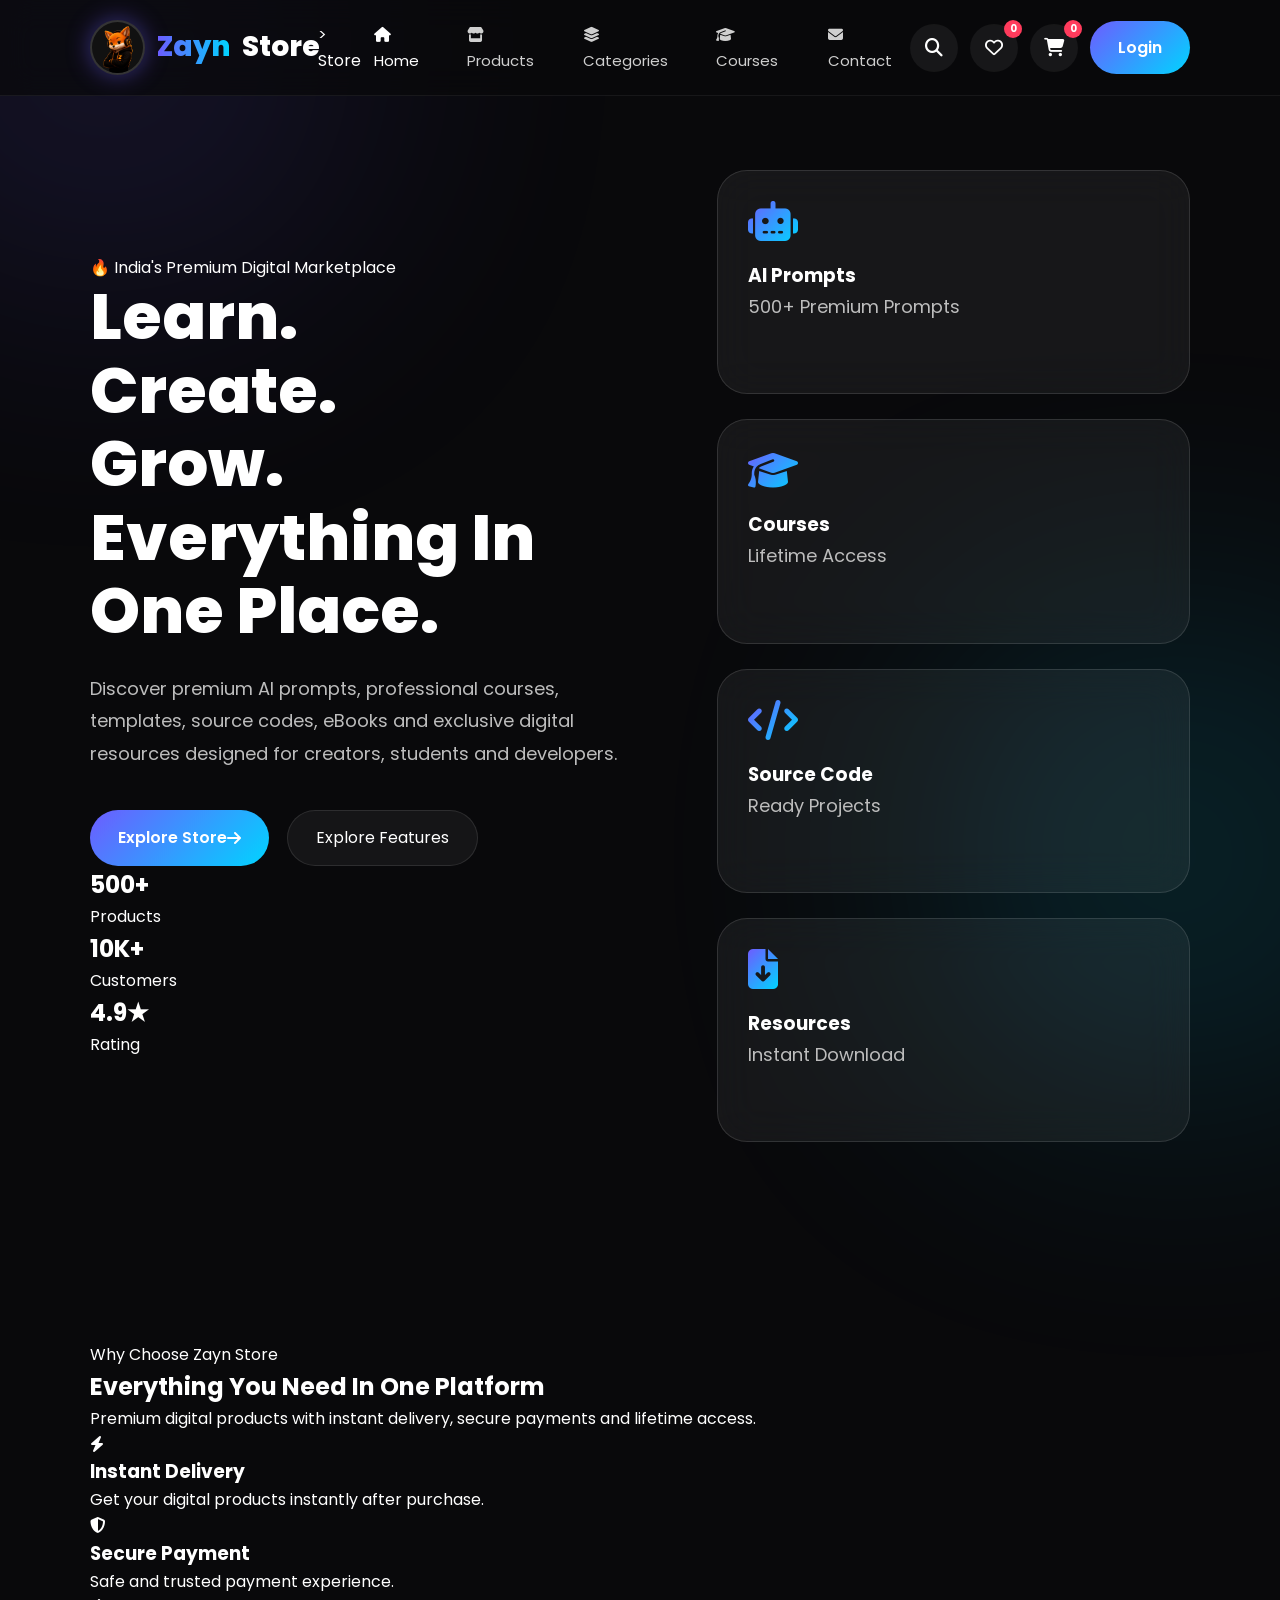
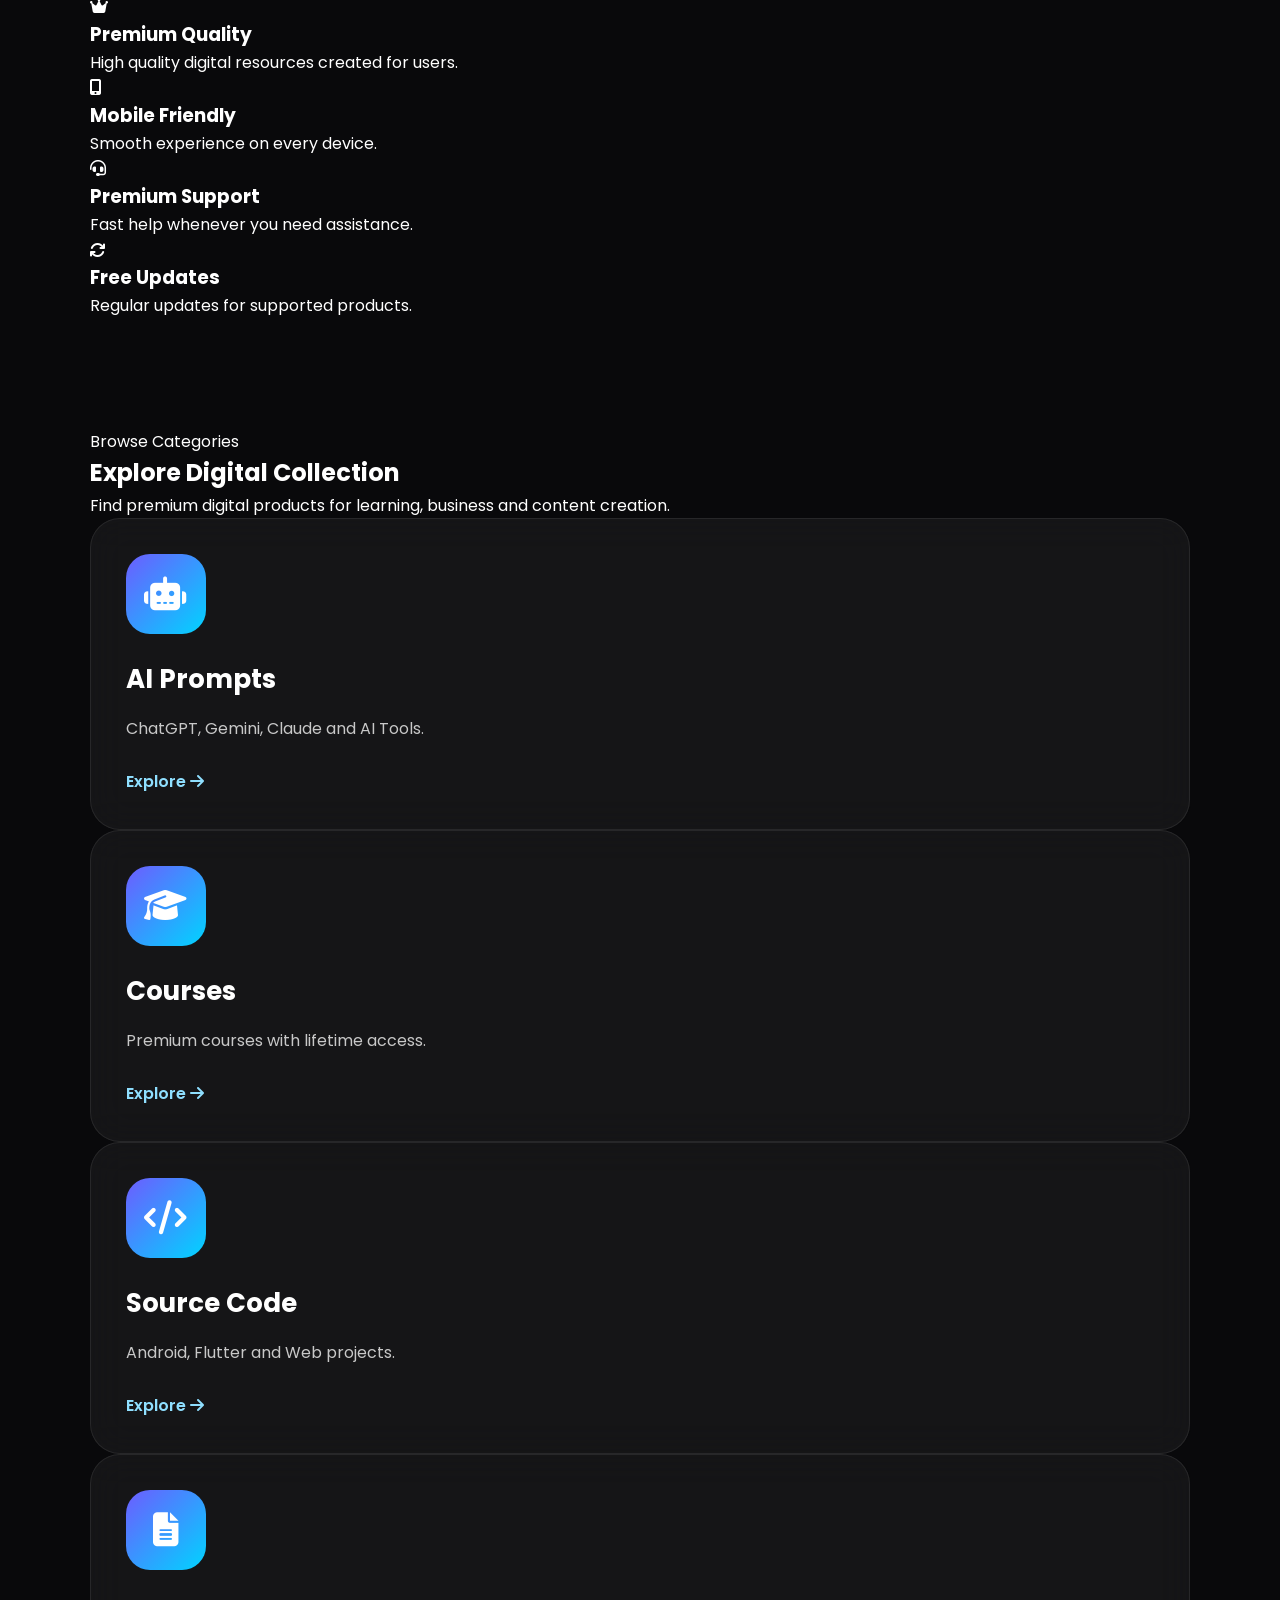
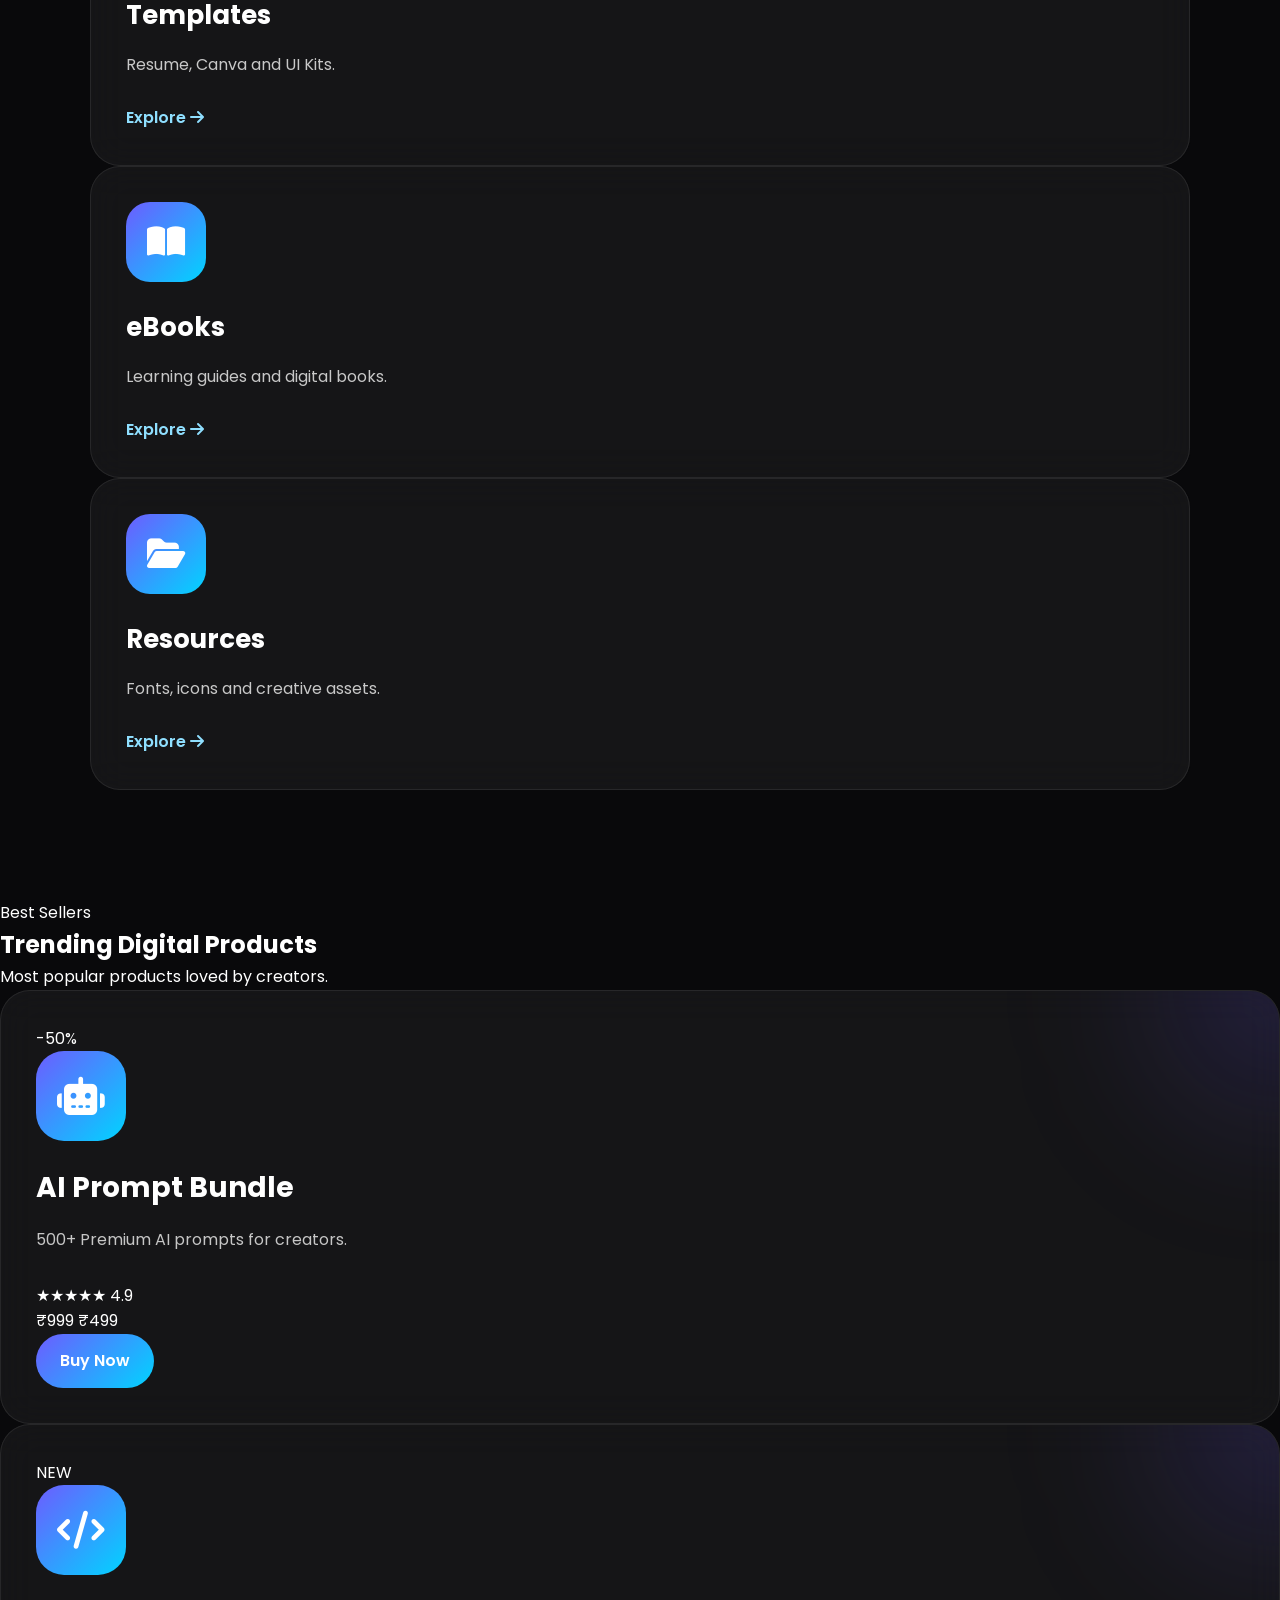
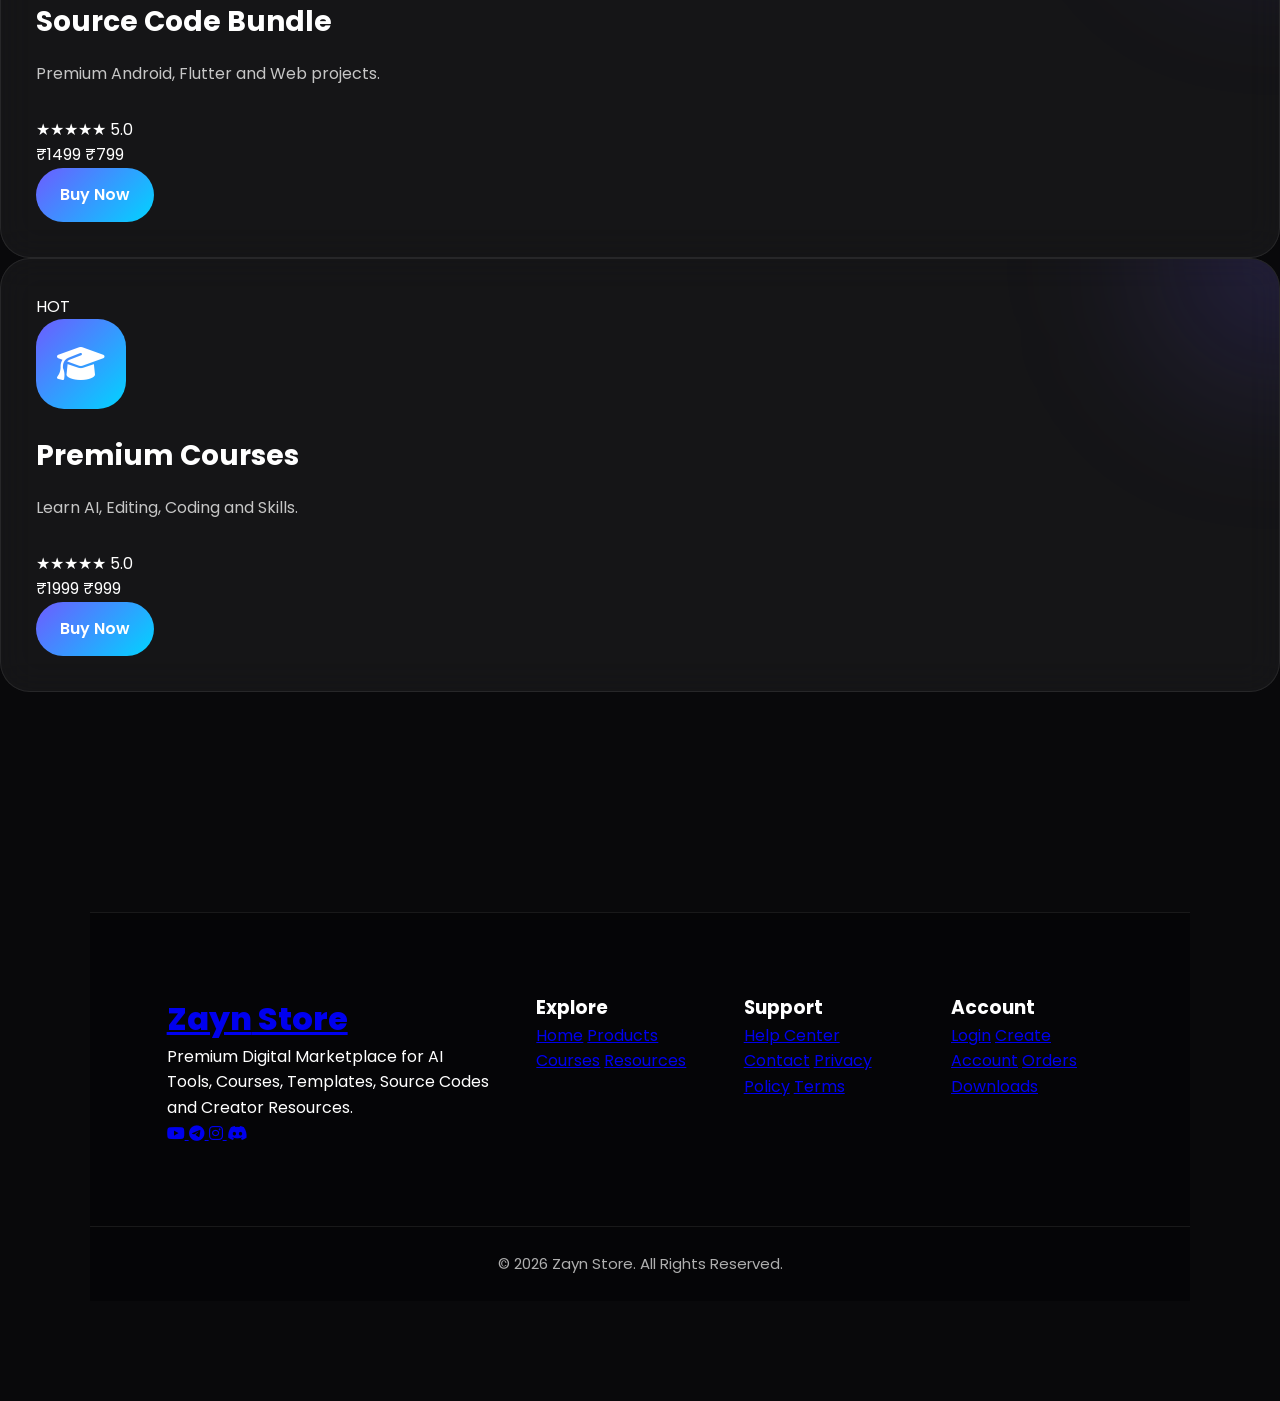
<file: index.html>
<!DOCTYPE html>
<html lang="en">

<head>

<meta charset="UTF-8">

<meta name="viewport" content="width=device-width, initial-scale=1.0">

<title>Zayn Store | Premium Digital Marketplace</title>

<meta name="description" content="Premium Digital Marketplace for AI Tools, Courses, Templates, Source Code and Digital Products.">

<meta name="theme-color" content="#09090B">


<link rel="preconnect" href="https://fonts.googleapis.com">

<link rel="preconnect" href="https://fonts.gstatic.com" crossorigin>

<link href="https://fonts.googleapis.com/css2?family=Poppins:wght@300;400;500;600;700;800&display=swap" rel="stylesheet">


<link rel="stylesheet" href="https://cdnjs.cloudflare.com/ajax/libs/font-awesome/6.7.2/css/all.min.css">


<link rel="stylesheet" href="style.css">


<link rel="icon" href="assets/file_000000000670823095edc6b750b38c45.png">


</head>


<body>



<!-- ==========================
     Loader
========================== -->


<div id="loader">

<div class="loader-box">


<div class="loader-logo logo-3d">

<img src="assets/file_000000000670823095edc6b750b38c45.png" 
alt="Zayn Store Logo">

</div>



<h2>
Zayn Store
</h2>


<p>
Loading Premium Experience...
</p>



</div>

</div>






<!-- ==========================
     Background Glow
========================== -->


<div class="bg-blur blur-1"></div>

<div class="bg-blur blur-2"></div>






<!-- ==========================
     Header
========================== -->


<header>


<nav class="navbar">



<a href="index.html" class="logo">


<a href="index.html" class="logo">

    <img src="assets/file_000000000670823095edc6b750b38c45.png" alt="Zayn Store Logo">

    <span>Zayn</span> Store

</a>>

Store



</a>








<ul class="nav-links">


<li>

<a href="index.html" class="active">

<i class="fa-solid fa-house"></i>

Home

</a>

</li>




<li>

<a href="products.html">

<i class="fa-solid fa-store"></i>

Products

</a>

</li>




<li>

<a href="#categories">

<i class="fa-solid fa-layer-group"></i>

Categories

</a>

</li>




<li>

<a href="#courses">

<i class="fa-solid fa-graduation-cap"></i>

Courses

</a>

</li>




<li>

<a href="#contact">

<i class="fa-solid fa-envelope"></i>

Contact

</a>

</li>


</ul>








<div class="nav-actions">



<button class="icon-btn">

<i class="fa-solid fa-magnifying-glass"></i>

</button>





<button class="icon-btn">

<i class="fa-regular fa-heart"></i>

<span class="badge-count">
0
</span>

</button>






<button class="icon-btn">

<i class="fa-solid fa-cart-shopping"></i>

<span class="badge-count">
0
</span>

</button>






<a href="login.html" class="login-btn">

Login

</a>






<button class="menu-btn">

<i class="fa-solid fa-bars"></i>

</button>



</div>



</nav>

<!-- ==========================
     Hero Section
========================== -->


<section class="hero">


<div class="hero-left">



<span class="hero-badge">

🔥 India's Premium Digital Marketplace

</span>





<h1>

Learn.

<br>

Create.

<br>

Grow.

<br>


<span>

Everything In One Place.

</span>


</h1>







<p>

Discover premium AI prompts, professional courses,
templates, source codes, eBooks and exclusive
digital resources designed for creators,
students and developers.

</p>







<div class="hero-buttons">



<a href="products.html" class="primary-btn">

Explore Store

<i class="fa-solid fa-arrow-right"></i>

</a>




<a href="#features" class="secondary-btn">

Explore Features

</a>



</div>







<div class="hero-stats">



<div class="hero-stat">

<h2>

500+

</h2>

<span>

Products

</span>

</div>





<div class="hero-stat">

<h2>

10K+

</h2>

<span>

Customers

</span>

</div>





<div class="hero-stat">

<h2>

4.9★

</h2>

<span>

Rating

</span>

</div>



</div>



</div>









<div class="hero-right">






<div class="floating-card card-1">


<div class="floating-icon">

<i class="fa-solid fa-robot"></i>

</div>


<h3>

AI Prompts

</h3>


<p>

500+ Premium Prompts

</p>



</div>







<div class="floating-card card-2">


<div class="floating-icon">

<i class="fa-solid fa-graduation-cap"></i>

</div>


<h3>

Courses

</h3>


<p>

Lifetime Access

</p>



</div>








<div class="floating-card card-3">


<div class="floating-icon">

<i class="fa-solid fa-code"></i>

</div>


<h3>

Source Code

</h3>


<p>

Ready Projects

</p>



</div>







<div class="floating-card card-4">


<div class="floating-icon">

<i class="fa-solid fa-file-arrow-down"></i>

</div>


<h3>

Resources

</h3>


<p>

Instant Download

</p>



</div>





</div>



</section>









<!-- ==========================
     Features Section
========================== -->


<section class="features" id="features">



<div class="section-header">


<span class="section-tag">

Why Choose Zayn Store

</span>



<h2>

Everything You Need
In One Platform

</h2>




<p>

Premium digital products with instant delivery,
secure payments and lifetime access.

</p>



</div>







<div class="features-grid">






<div class="feature-card">


<div class="feature-icon">

<i class="fa-solid fa-bolt"></i>

</div>



<h3>

Instant Delivery

</h3>


<p>

Get your digital products instantly after purchase.

</p>


</div>








<div class="feature-card">


<div class="feature-icon">

<i class="fa-solid fa-shield-halved"></i>

</div>



<h3>

Secure Payment

</h3>


<p>

Safe and trusted payment experience.

</p>


</div>








<div class="feature-card">


<div class="feature-icon">

<i class="fa-solid fa-crown"></i>

</div>



<h3>

Premium Quality

</h3>


<p>

High quality digital resources created for users.

</p>


</div>








<div class="feature-card">


<div class="feature-icon">

<i class="fa-solid fa-mobile-screen-button"></i>

</div>



<h3>

Mobile Friendly

</h3>


<p>

Smooth experience on every device.

</p>


</div>








<div class="feature-card">


<div class="feature-icon">

<i class="fa-solid fa-headset"></i>

</div>



<h3>

Premium Support

</h3>


<p>

Fast help whenever you need assistance.

</p>


</div>








<div class="feature-card">


<div class="feature-icon">

<i class="fa-solid fa-arrows-rotate"></i>

</div>



<h3>

Free Updates

</h3>


<p>

Regular updates for supported products.

</p>


</div>





</div>



</section>

<!-- ==========================
     Categories Section
========================== -->


<section class="categories" id="categories">


<div class="section-header">


<span class="section-tag">

Browse Categories

</span>



<h2>

Explore Digital Collection

</h2>




<p>

Find premium digital products for learning,
business and content creation.

</p>



</div>







<div class="categories-grid">





<a href="products.html" class="category-card">


<div class="category-icon">

<i class="fa-solid fa-robot"></i>

</div>



<h3>

AI Prompts

</h3>


<p>

ChatGPT, Gemini, Claude and AI Tools.

</p>


<span>

Explore

<i class="fa-solid fa-arrow-right"></i>

</span>



</a>








<a href="products.html" class="category-card">


<div class="category-icon">

<i class="fa-solid fa-graduation-cap"></i>

</div>



<h3>

Courses

</h3>


<p>

Premium courses with lifetime access.

</p>


<span>

Explore

<i class="fa-solid fa-arrow-right"></i>

</span>



</a>








<a href="products.html" class="category-card">


<div class="category-icon">

<i class="fa-solid fa-code"></i>

</div>



<h3>

Source Code

</h3>


<p>

Android, Flutter and Web projects.

</p>


<span>

Explore

<i class="fa-solid fa-arrow-right"></i>

</span>



</a>








<a href="products.html" class="category-card">


<div class="category-icon">

<i class="fa-solid fa-file-lines"></i>

</div>



<h3>

Templates

</h3>


<p>

Resume, Canva and UI Kits.

</p>


<span>

Explore

<i class="fa-solid fa-arrow-right"></i>

</span>



</a>







<a href="products.html" class="category-card">


<div class="category-icon">

<i class="fa-solid fa-book-open"></i>

</div>



<h3>

eBooks

</h3>


<p>

Learning guides and digital books.

</p>


<span>

Explore

<i class="fa-solid fa-arrow-right"></i>

</span>



</a>








<a href="products.html" class="category-card">


<div class="category-icon">

<i class="fa-solid fa-folder-open"></i>

</div>



<h3>

Resources

</h3>


<p>

Fonts, icons and creative assets.

</p>


<span>

Explore

<i class="fa-solid fa-arrow-right"></i>

</span>



</a>





</div>


</section>









<!-- ==========================
     Trending Products
========================== -->


<section class="featured-products">



<div class="section-header">


<span class="section-tag">

Best Sellers

</span>




<h2>

Trending Digital Products

</h2>



<p>

Most popular products loved by creators.

</p>



</div>








<div class="products-grid">





<div class="product-card">



<span class="sale-badge">

-50%

</span>



<div class="product-image">

<i class="fa-solid fa-robot"></i>

</div>




<div class="product-content">


<h3>

AI Prompt Bundle

</h3>



<p>

500+ Premium AI prompts for creators.

</p>




<div class="rating">

★★★★★

<span>

4.9

</span>

</div>





<div class="price-box">


<span class="old-price">

₹999

</span>



<span class="new-price">

₹499

</span>



</div>





<a href="products.html" class="buy-btn">

Buy Now

</a>



</div>



</div>








<div class="product-card">



<span class="sale-badge">

NEW

</span>



<div class="product-image">

<i class="fa-solid fa-code"></i>

</div>




<div class="product-content">


<h3>

Source Code Bundle

</h3>



<p>

Premium Android, Flutter and Web projects.

</p>




<div class="rating">

★★★★★

<span>

5.0

</span>

</div>





<div class="price-box">


<span class="old-price">

₹1499

</span>



<span class="new-price">

₹799

</span>



</div>





<a href="products.html" class="buy-btn">

Buy Now

</a>



</div>



</div>








<div class="product-card">



<span class="sale-badge">

HOT

</span>



<div class="product-image">

<i class="fa-solid fa-graduation-cap"></i>

</div>




<div class="product-content">


<h3>

Premium Courses

</h3>



<p>

Learn AI, Editing, Coding and Skills.

</p>




<div class="rating">

★★★★★

<span>

5.0

</span>

</div>





<div class="price-box">


<span class="old-price">

₹1999

</span>



<span class="new-price">

₹999

</span>



</div>





<a href="products.html" class="buy-btn">

Buy Now

</a>



</div>



</div>







</div>


</section>







<!-- ==========================
     Statistics
========================== -->


<section class="stats">


<div

<!-- ===========================
     Footer
=========================== -->

<footer>

<div class="footer-container">

<div class="footer-about">

<a href="index.html" class="footer-logo">

<span>Zayn</span> Store

</a>

<p>
Premium Digital Marketplace for AI Tools,
Courses, Templates, Source Codes and
Creator Resources.
</p>


<div class="social-links">

<a href="#">
<i class="fa-brands fa-youtube"></i>
</a>

<a href="#">
<i class="fa-brands fa-telegram"></i>
</a>

<a href="#">
<i class="fa-brands fa-instagram"></i>
</a>

<a href="#">
<i class="fa-brands fa-discord"></i>
</a>

</div>

</div>


<div class="footer-links">

<h3>Explore</h3>

<a href="index.html">Home</a>

<a href="products.html">Products</a>

<a href="#">Courses</a>

<a href="#">Resources</a>

</div>


<div class="footer-links">

<h3>Support</h3>

<a href="#">Help Center</a>

<a href="#">Contact</a>

<a href="#">Privacy Policy</a>

<a href="#">Terms</a>

</div>


<div class="footer-links">

<h3>Account</h3>

<a href="login.html">Login</a>

<a href="signup.html">Create Account</a>

<a href="#">Orders</a>

<a href="#">Downloads</a>

</div>


</div>


<div class="footer-bottom">

© 2026 Zayn Store. All Rights Reserved.

</div>


</footer>



<!-- ===========================
     Scroll Top Button
=========================== -->

<button id="scrollTop">

<i class="fa-solid fa-arrow-up"></i>

</button>



<!-- ===========================
     Scripts
=========================== -->

<script src="script.js"></script>


</body>

</html>


</header>
</file>
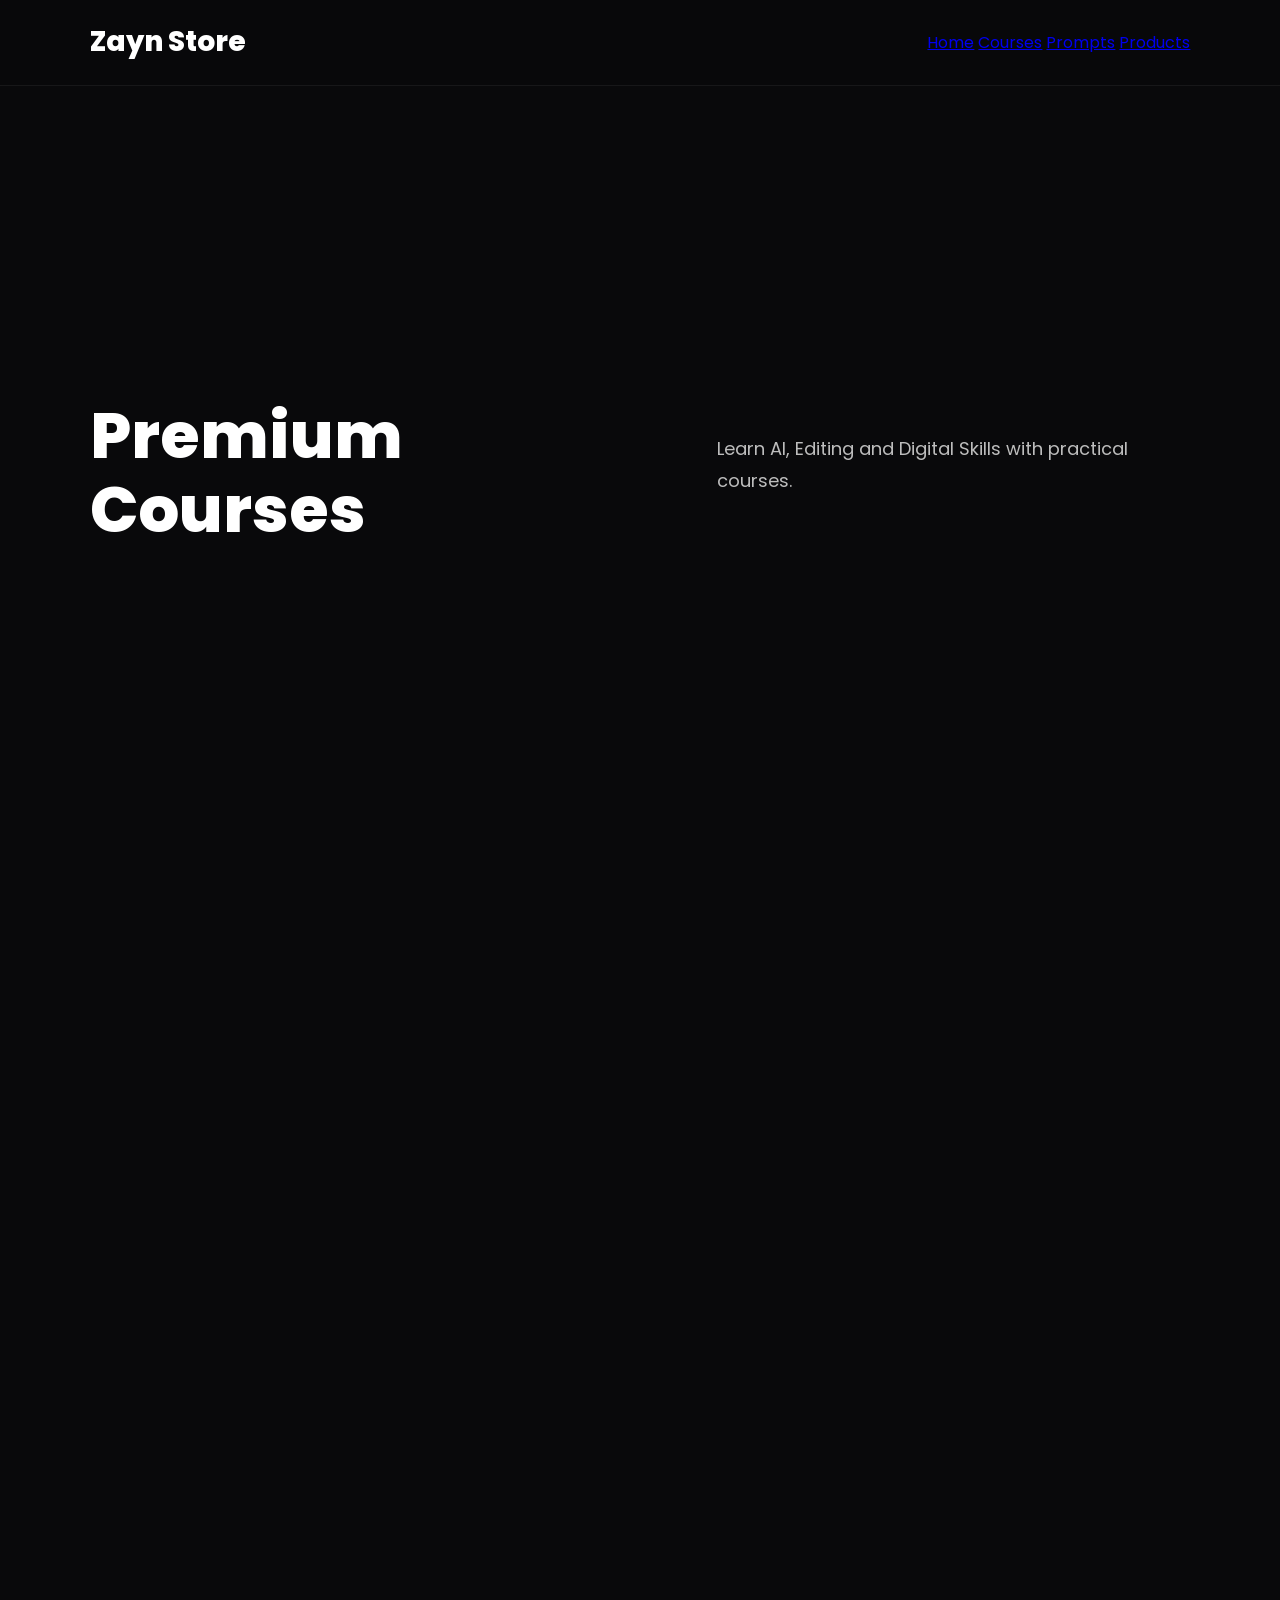
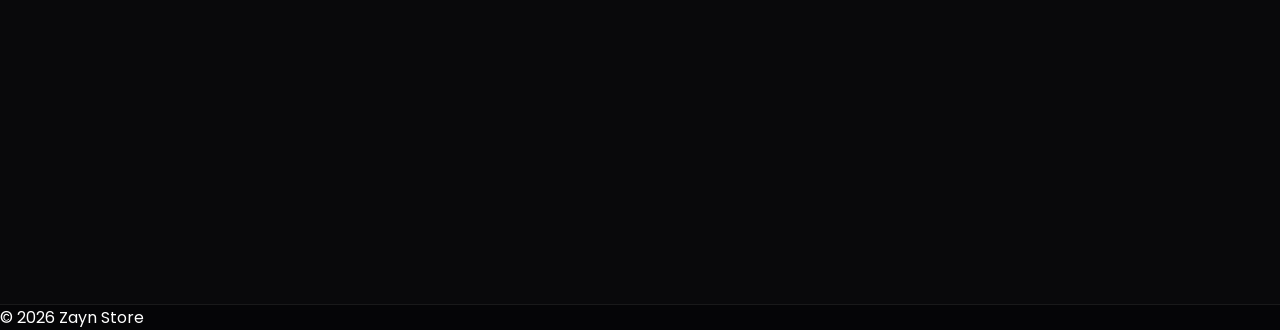
<file: courses.html>
<!DOCTYPE html>
<html lang="en">
<head>

<meta charset="UTF-8">
<meta name="viewport" content="width=device-width, initial-scale=1.0">

<title>Zayn Store - Courses</title>

<link rel="stylesheet" href="style.css">

</head>

<body>


<header class="navbar">

<div class="logo">
Zayn Store
</div>

<nav>
<a href="index.html">Home</a>
<a href="courses.html">Courses</a>
<a href="prompts.html">Prompts</a>
<a href="products.html">Products</a>
</nav>

</header>



<section class="hero">

<h1>
Premium Courses
</h1>

<p>
Learn AI, Editing and Digital Skills with practical courses.
</p>

</section>



<section class="features">


<div class="card">

<div class="icon">
🤖
</div>

<h2>
AI Mastery Course
</h2>

<p>
Learn AI tools, automation and advanced prompting techniques.
</p>

<button>
Buy Now
</button>

</div>



<div class="card">

<div class="icon">
🎬
</div>

<h2>
Video Editing Course
</h2>

<p>
Learn professional editing, effects and content creation.
</p>

<button>
Buy Now
</button>

</div>




<div class="card">

<div class="icon">
🚀
</div>

<h2>
Creator Growth Course
</h2>

<p>
Learn YouTube growth, branding and digital strategies.
</p>

<button>
Buy Now
</button>

</div>



</section>



<footer>

© 2026 Zayn Store

</footer>


</body>
</html>
</file>
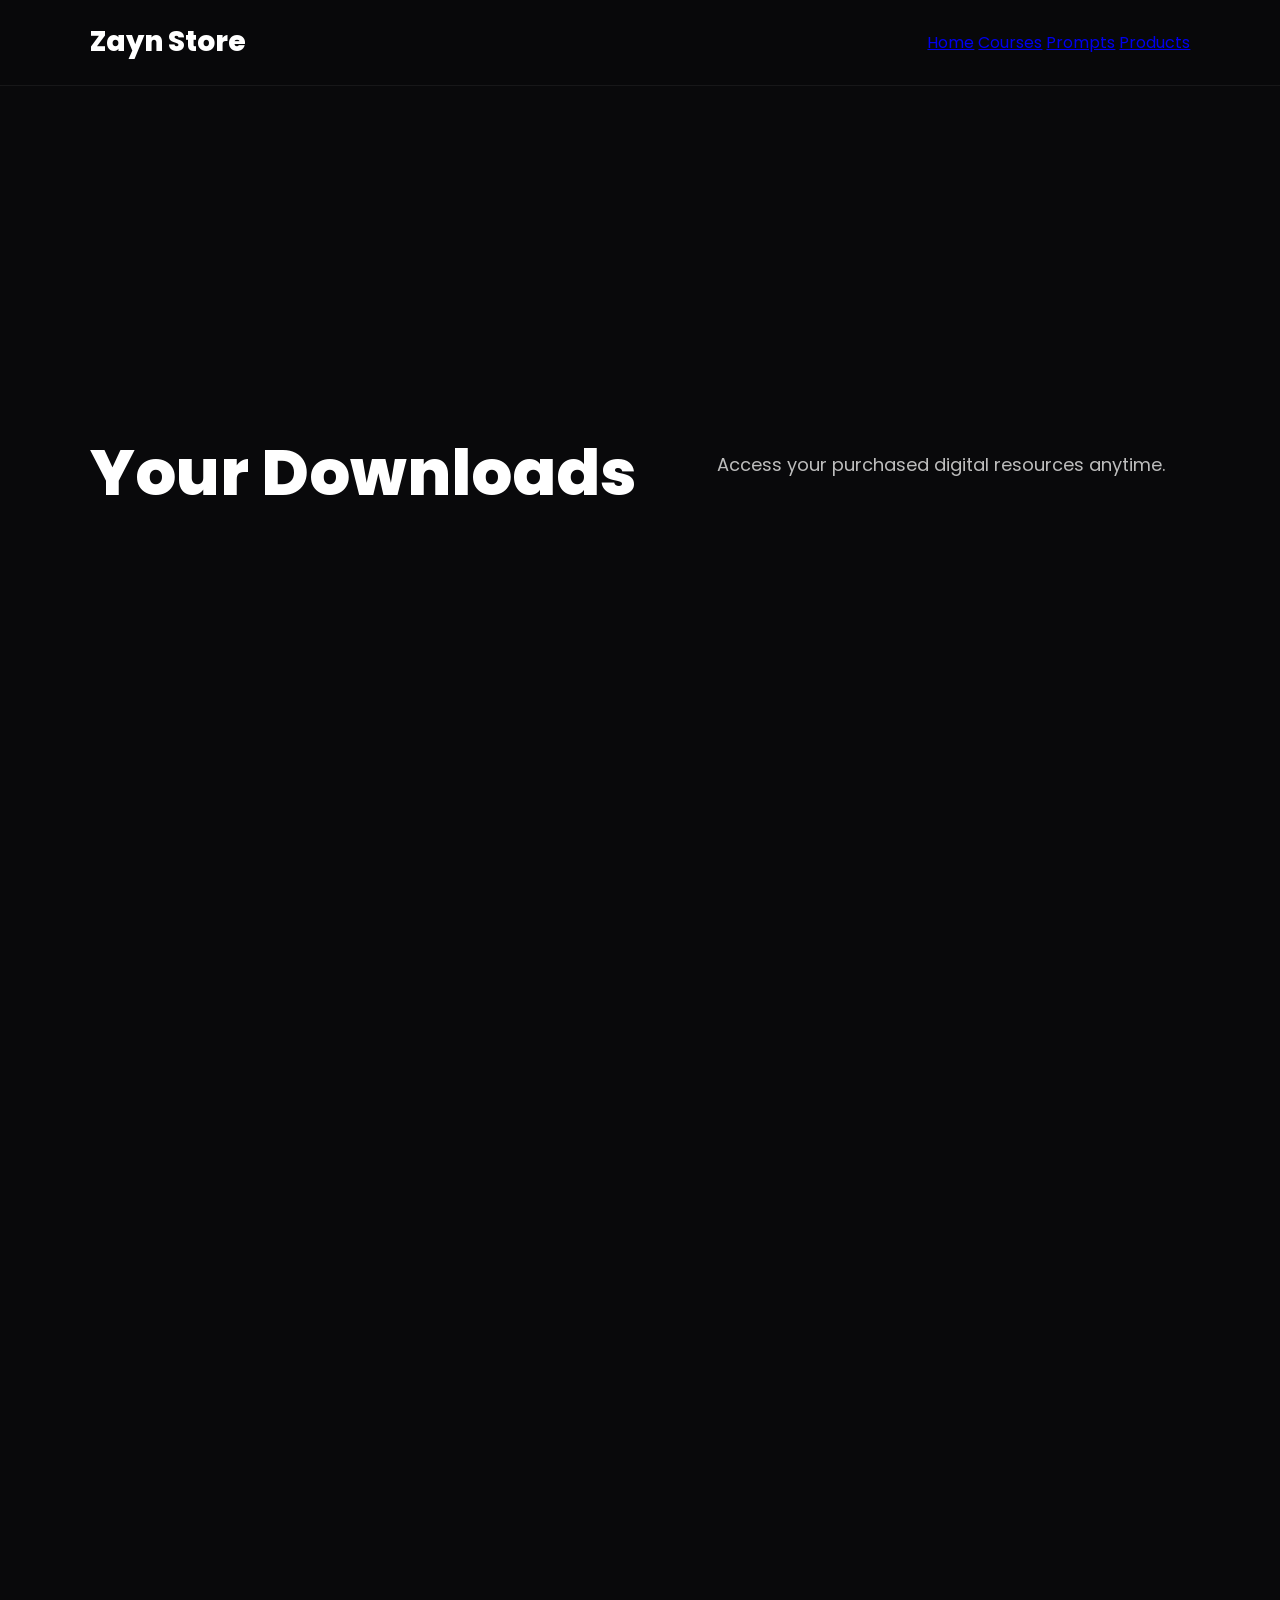
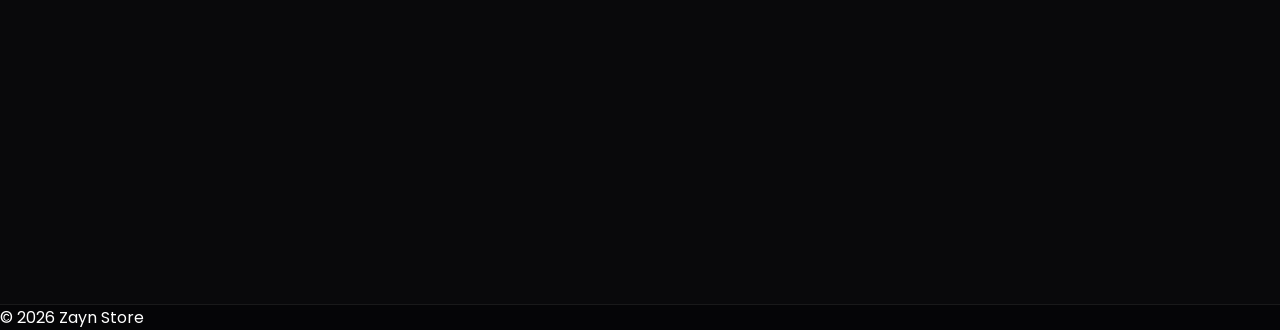
<file: downloads.html>
<!DOCTYPE html>
<html lang="en">

<head>

<meta charset="UTF-8">
<meta name="viewport" content="width=device-width, initial-scale=1.0">

<title>Zayn Store - Downloads</title>

<link rel="stylesheet" href="style.css">

</head>


<body>


<header class="navbar">

<div class="logo">
Zayn Store
</div>


<nav>
<a href="index.html">Home</a>
<a href="courses.html">Courses</a>
<a href="prompts.html">Prompts</a>
<a href="products.html">Products</a>
</nav>

</header>




<section class="hero">

<h1>
Your Downloads
</h1>

<p>
Access your purchased digital resources anytime.
</p>

</section>




<section class="features">


<div class="card">

<div class="icon">
📥
</div>

<h2>
Purchased Courses
</h2>

<p>
Your enrolled courses will appear here.
</p>

<button>
Open
</button>

</div>




<div class="card">

<div class="icon">
🤖
</div>

<h2>
AI Prompt Packs
</h2>

<p>
Download your premium AI prompt collections.
</p>

<button>
Download
</button>

</div>




<div class="card">

<div class="icon">
📂
</div>

<h2>
Digital Files
</h2>

<p>
Access templates, assets and resources.
</p>

<button>
Download
</button>

</div>



</section>




<footer>

© 2026 Zayn Store

</footer>


</body>

</html>
</file>
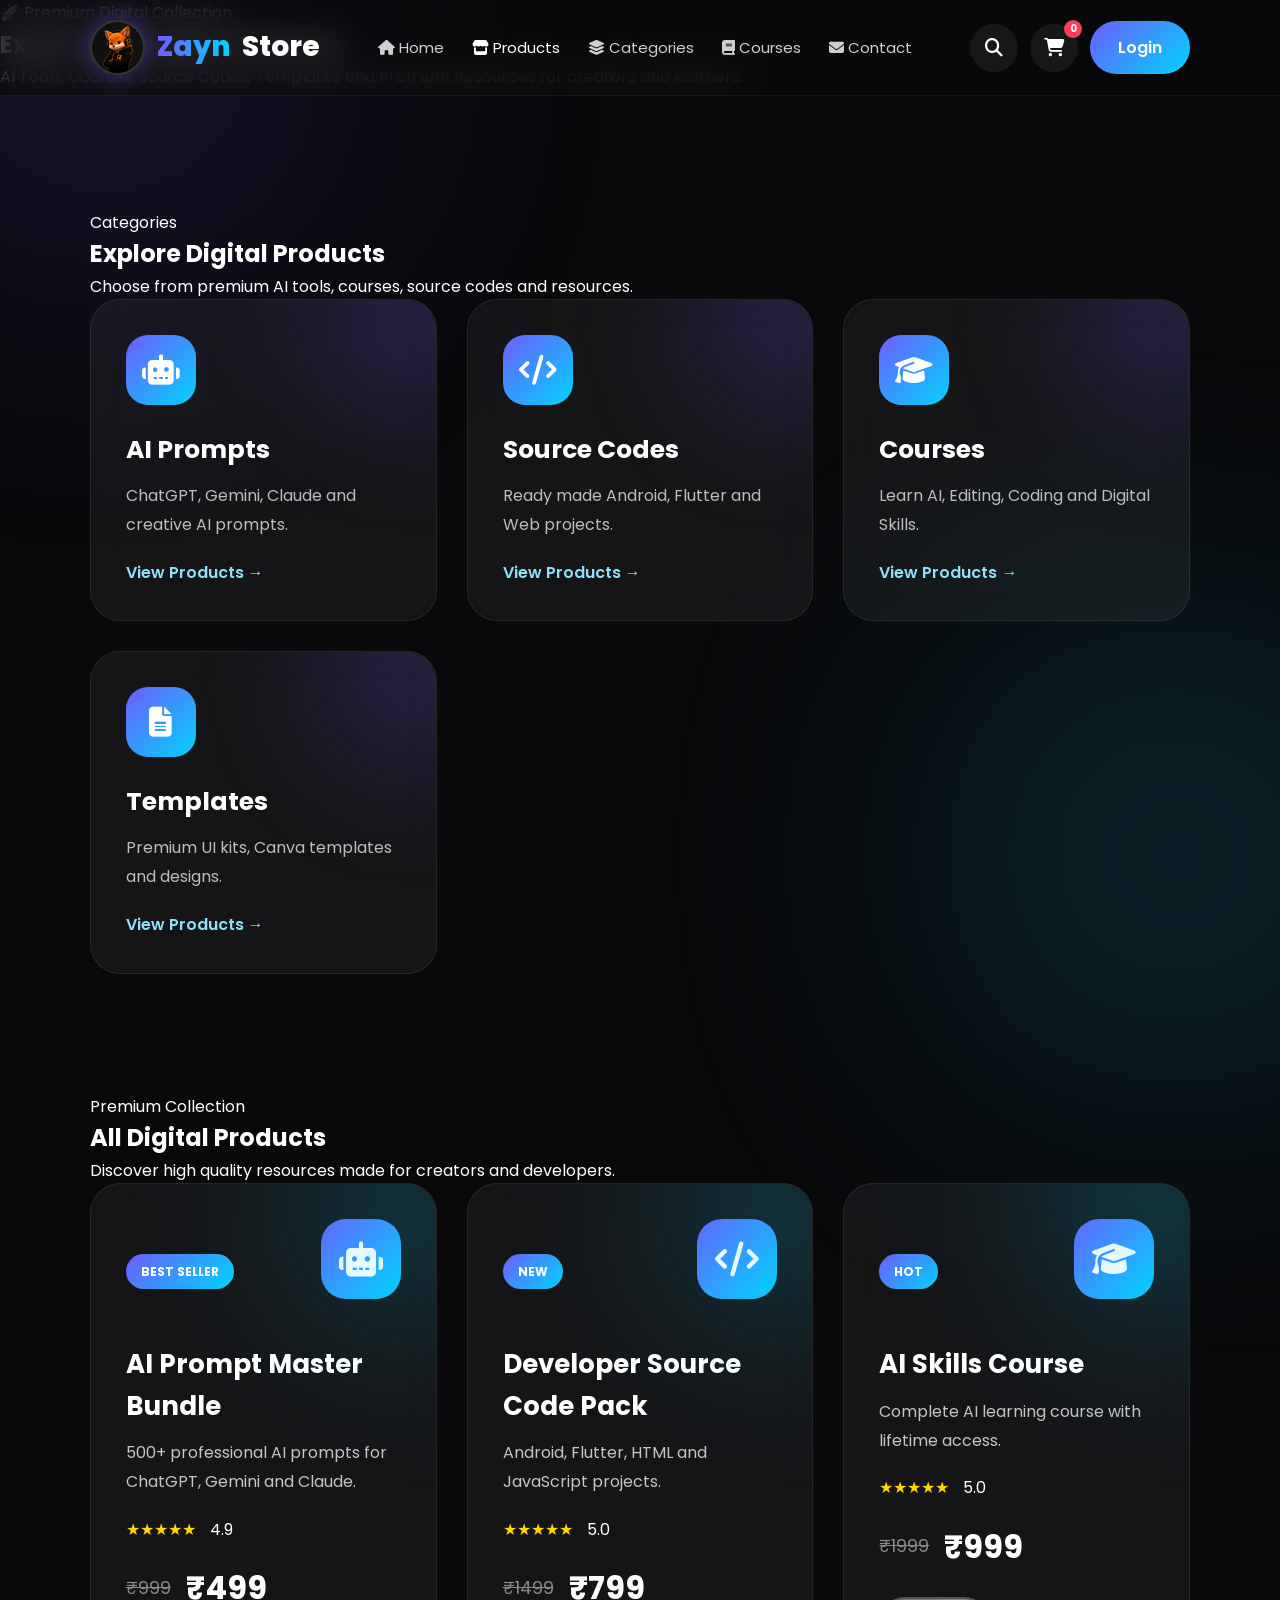
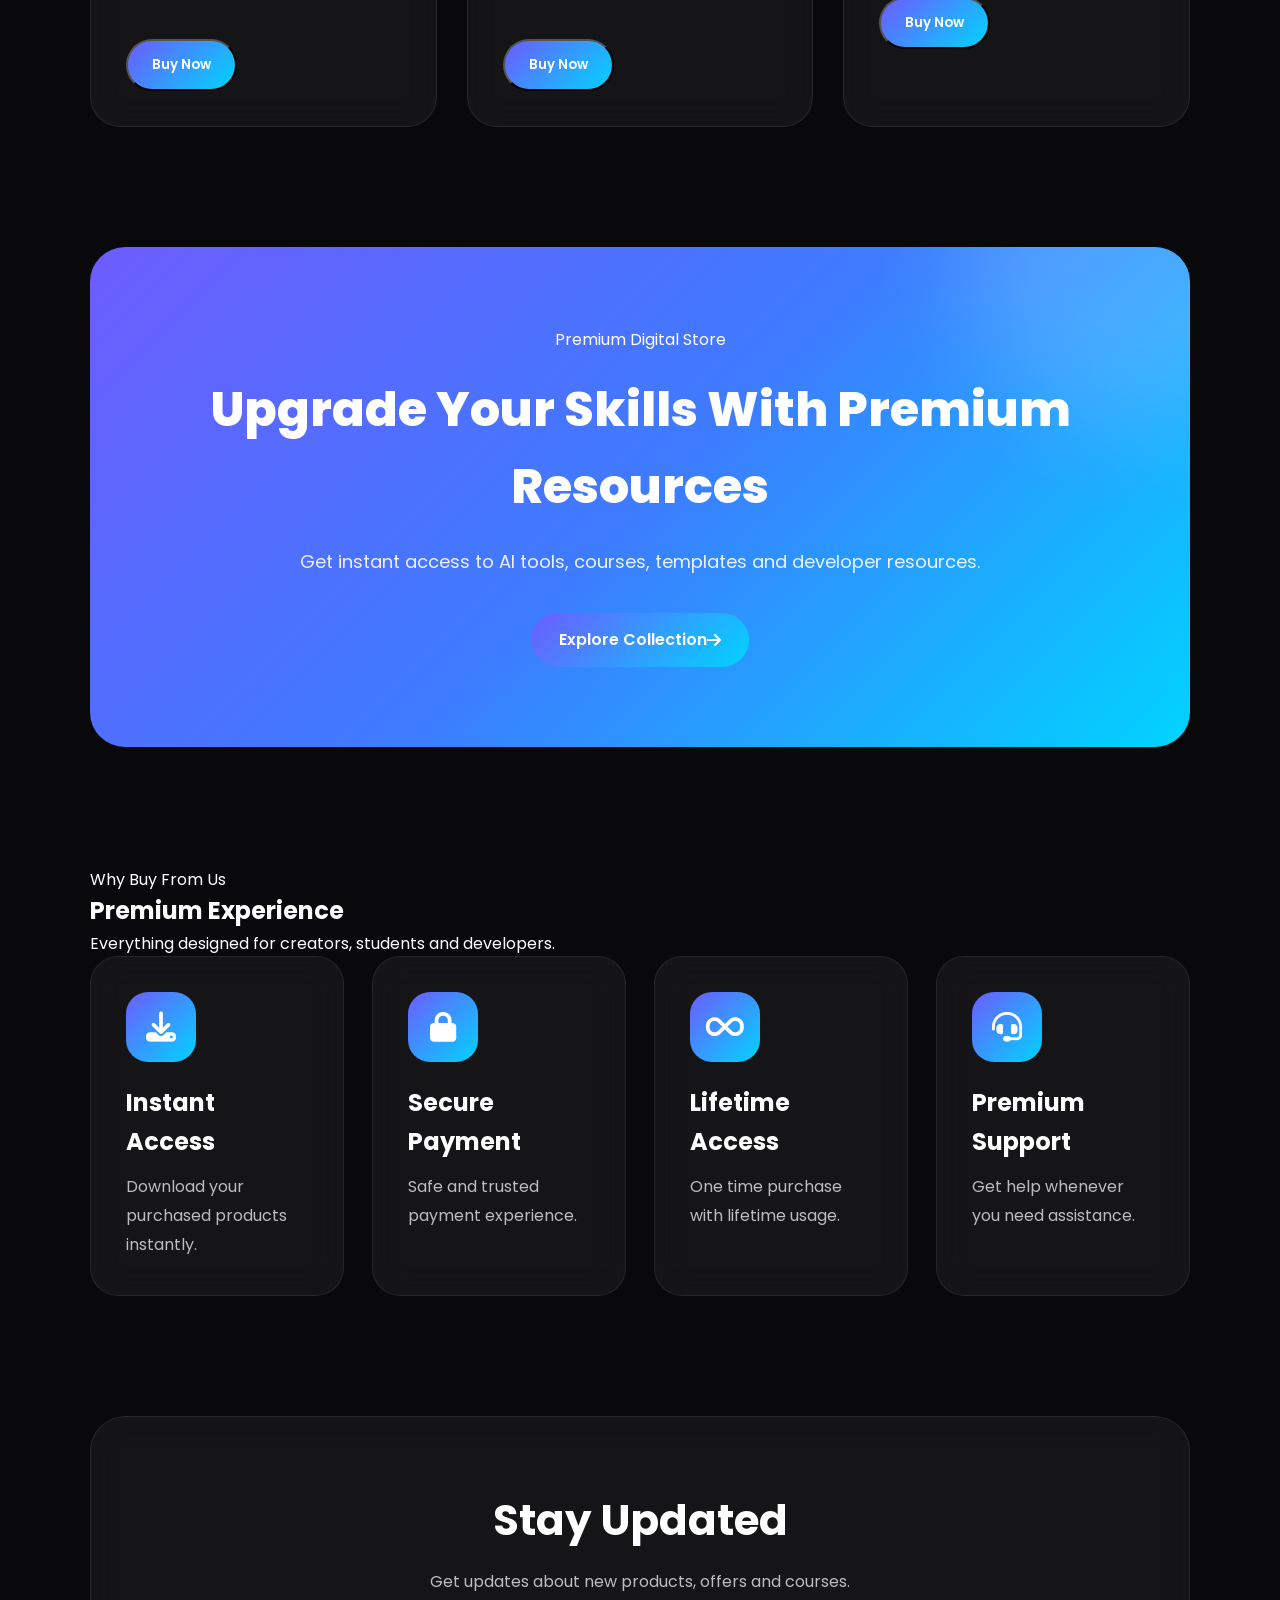
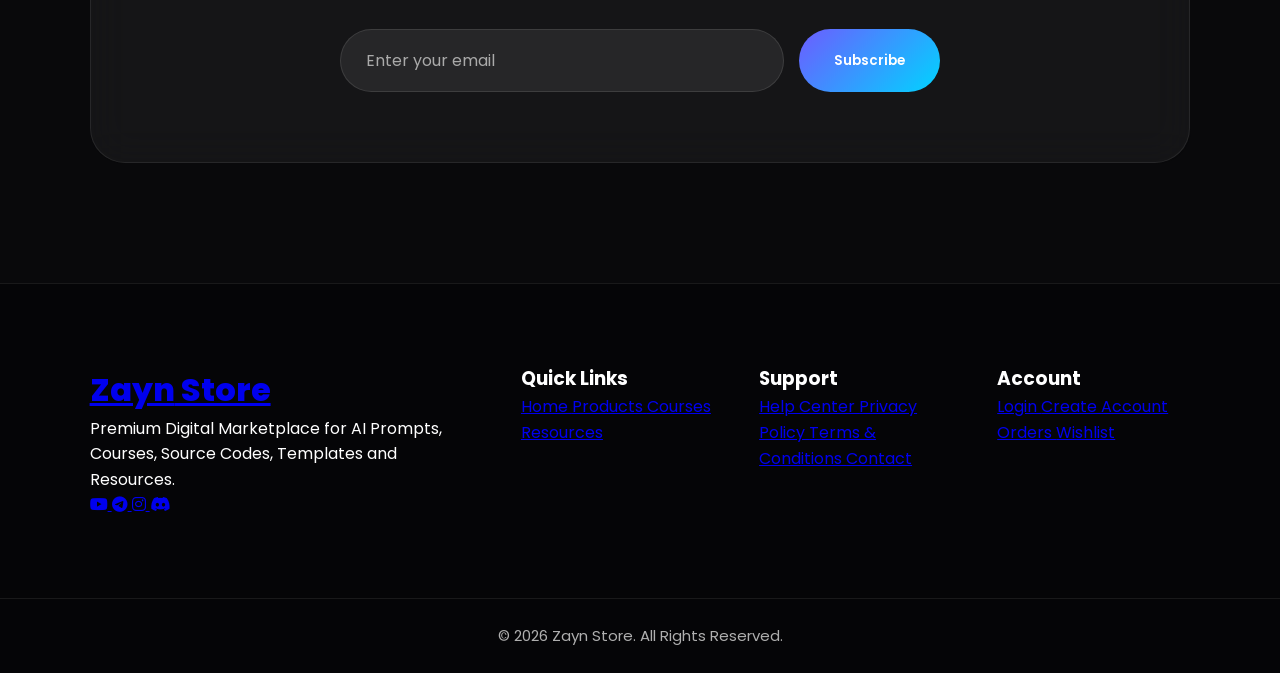
<file: products.html>
<!DOCTYPE html>
<html lang="en">

<head>

<meta charset="UTF-8">

<meta name="viewport" content="width=device-width, initial-scale=1.0">

<title>Zayn Store | Products</title>

<meta name="description" content="Premium Digital Products by Zayn Store">


<link rel="preconnect" href="https://fonts.googleapis.com">

<link rel="preconnect" href="https://fonts.gstatic.com" crossorigin>

<link href="https://fonts.googleapis.com/css2?family=Poppins:wght@300;400;500;600;700;800&display=swap" rel="stylesheet">


<link rel="stylesheet" href="https://cdnjs.cloudflare.com/ajax/libs/font-awesome/6.7.2/css/all.min.css">


<link rel="stylesheet" href="style.css">


</head>


<body>


<!-- Background -->

<div class="bg-blur blur-1"></div>

<div class="bg-blur blur-2"></div>



<!-- Navbar -->

<header>

<nav class="navbar">


<a href="index.html" class="logo">

<img src="assets/file_000000000670823095edc6b750b38c45.png">

<span>Zayn</span> Store

</a>



<ul class="nav-links">

<li>
<a href="index.html">
<i class="fa-solid fa-house"></i>
Home
</a>
</li>


<li>
<a href="products.html" class="active">
<i class="fa-solid fa-store"></i>
Products
</a>
</li>


<li>
<a href="#">
<i class="fa-solid fa-layer-group"></i>
Categories
</a>
</li>


<li>
<a href="#">
<i class="fa-solid fa-book"></i>
Courses
</a>
</li>


<li>
<a href="#">
<i class="fa-solid fa-envelope"></i>
Contact
</a>
</li>


</ul>




<div class="nav-actions">


<button class="icon-btn">

<i class="fa-solid fa-magnifying-glass"></i>

</button>



<button class="icon-btn">

<i class="fa-solid fa-cart-shopping"></i>

<span class="badge-count">
0
</span>

</button>



<a href="login.html" class="login-btn">

Login

</a>



<button class="menu-btn">

<i class="fa-solid fa-bars"></i>

</button>



</div>


</nav>


</header>




<!-- Products Hero -->


<section class="products-hero">


<div>


<span class="hero-badge">

🚀 Premium Digital Collection

</span>


<h1>

Explore Our

<span>
Digital Products
</span>

</h1>



<p>

AI Tools, Courses, Source Codes,
Templates and Premium Resources
for creators and learners.

</p>


</div>


</section>

<!-- ======================================
     Product Categories Section
====================================== -->

<section class="product-categories">

<div class="section-header">

<span class="section-tag">
    Categories
</span>

<h2>
    Explore Digital Products
</h2>

<p>
    Choose from premium AI tools, courses, source codes and resources.
</p>

</div>


<div class="category-mini-grid">


<div class="mini-category">

<i class="fa-solid fa-robot"></i>

<h3>
AI Prompts
</h3>

<p>
ChatGPT, Gemini, Claude and creative AI prompts.
</p>

<a href="#">
View Products →
</a>

</div>



<div class="mini-category">

<i class="fa-solid fa-code"></i>

<h3>
Source Codes
</h3>

<p>
Ready made Android, Flutter and Web projects.
</p>

<a href="#">
View Products →
</a>

</div>



<div class="mini-category">

<i class="fa-solid fa-graduation-cap"></i>

<h3>
Courses
</h3>

<p>
Learn AI, Editing, Coding and Digital Skills.
</p>

<a href="#">
View Products →
</a>

</div>



<div class="mini-category">

<i class="fa-solid fa-file-lines"></i>

<h3>
Templates
</h3>

<p>
Premium UI kits, Canva templates and designs.
</p>

<a href="#">
View Products →
</a>

</div>


</div>

</section>



<!-- ======================================
     All Products
====================================== -->


<section class="all-products">


<div class="section-header">

<span class="section-tag">
    Premium Collection
</span>


<h2>
All Digital Products
</h2>


<p>
Discover high quality resources made for creators and developers.
</p>


</div>



<div class="products-container">



<!-- Product Card 1 -->

<div class="store-product-card">


<div class="product-top">

<span class="product-label">
BEST SELLER
</span>


<div class="product-icon">

<i class="fa-solid fa-robot"></i>

</div>


</div>



<h3>
AI Prompt Master Bundle
</h3>


<p>
500+ professional AI prompts for ChatGPT,
Gemini and Claude.
</p>



<div class="product-rating">

★★★★★

<span>
4.9
</span>

</div>



<div class="product-price">

<span class="old">
₹999
</span>

<strong>
₹499
</strong>

</div>



<button class="buy-btn">
Buy Now
</button>


</div>





<!-- Product Card 2 -->


<div class="store-product-card">


<div class="product-top">

<span class="product-label">
NEW
</span>


<div class="product-icon">

<i class="fa-solid fa-code"></i>

</div>


</div>



<h3>
Developer Source Code Pack
</h3>


<p>
Android, Flutter, HTML and JavaScript projects.
</p>



<div class="product-rating">

★★★★★

<span>
5.0
</span>

</div>



<div class="product-price">

<span class="old">
₹1499
</span>

<strong>
₹799
</strong>

</div>



<button class="buy-btn">
Buy Now
</button>


</div>





<!-- Product Card 3 -->


<div class="store-product-card">


<div class="product-top">

<span class="product-label">
HOT
</span>


<div class="product-icon">

<i class="fa-solid fa-graduation-cap"></i>

</div>


</div>



<h3>
AI Skills Course
</h3>


<p>
Complete AI learning course with lifetime access.
</p>



<div class="product-rating">

★★★★★

<span>
5.0
</span>

</div>



<div class="product-price">

<span class="old">
₹1999
</span>

<strong>
₹999
</strong>

</div>



<button class="buy-btn">
Buy Now
</button>


</div>



</div>


  </section>

<!-- ======================================
     Product Showcase Banner
====================================== -->

<section class="product-banner">

<div class="banner-content">

<span class="section-tag">
Premium Digital Store
</span>


<h2>
Upgrade Your Skills With Premium Resources
</h2>


<p>
Get instant access to AI tools, courses,
templates and developer resources.
</p>


<a href="#products" class="primary-btn">
Explore Collection
<i class="fa-solid fa-arrow-right"></i>
</a>


</div>

</section>



<!-- ======================================
     Product Features
====================================== -->


<section class="product-features">


<div class="section-header">

<span class="section-tag">
Why Buy From Us
</span>


<h2>
Premium Experience
</h2>


<p>
Everything designed for creators, students and developers.
</p>


</div>



<div class="feature-grid">



<div class="product-feature-card">

<div class="feature-icon">

<i class="fa-solid fa-download"></i>

</div>


<h3>
Instant Access
</h3>


<p>
Download your purchased products instantly.
</p>

</div>




<div class="product-feature-card">

<div class="feature-icon">

<i class="fa-solid fa-lock"></i>

</div>


<h3>
Secure Payment
</h3>


<p>
Safe and trusted payment experience.
</p>

</div>




<div class="product-feature-card">

<div class="feature-icon">

<i class="fa-solid fa-infinity"></i>

</div>


<h3>
Lifetime Access
</h3>


<p>
One time purchase with lifetime usage.
</p>

</div>




<div class="product-feature-card">

<div class="feature-icon">

<i class="fa-solid fa-headset"></i>

</div>


<h3>
Premium Support
</h3>


<p>
Get help whenever you need assistance.
</p>

</div>



</div>


</section>



<!-- ======================================
     Newsletter
====================================== -->


<section class="newsletter">


<div class="newsletter-box">


<h2>
Stay Updated
</h2>


<p>
Get updates about new products, offers and courses.
</p>



<div class="newsletter-form">

<input 
type="email"
placeholder="Enter your email">


<button>
Subscribe
</button>


</div>



</div>


</section>

<!-- ======================================
     Footer
====================================== -->

<footer>


<div class="footer-container">


<div class="footer-about">


<a href="index.html" class="footer-logo">

<span>Zayn</span> Store

</a>


<p>

Premium Digital Marketplace for AI Prompts,
Courses, Source Codes, Templates and Resources.

</p>



<div class="social-links">


<a href="#">
<i class="fa-brands fa-youtube"></i>
</a>


<a href="#">
<i class="fa-brands fa-telegram"></i>
</a>


<a href="#">
<i class="fa-brands fa-instagram"></i>
</a>


<a href="#">
<i class="fa-brands fa-discord"></i>
</a>


</div>


</div>




<div class="footer-links">


<h3>
Quick Links
</h3>


<a href="index.html">
Home
</a>


<a href="products.html">
Products
</a>


<a href="#">
Courses
</a>


<a href="#">
Resources
</a>


</div>





<div class="footer-links">


<h3>
Support
</h3>


<a href="#">
Help Center
</a>


<a href="#">
Privacy Policy
</a>


<a href="#">
Terms & Conditions
</a>


<a href="#">
Contact
</a>


</div>





<div class="footer-links">


<h3>
Account
</h3>


<a href="login.html">
Login
</a>


<a href="signup.html">
Create Account
</a>


<a href="#">
Orders
</a>


<a href="#">
Wishlist
</a>


</div>



</div>



<div class="footer-bottom">

© 2026 Zayn Store. All Rights Reserved.

</div>


</footer>




<!-- ======================================
     Scroll Top Button
====================================== -->


<button id="scrollTop">

<i class="fa-solid fa-arrow-up"></i>

</button>





<!-- ======================================
     Scripts
====================================== -->


<script src="script.js"></script>


</body>

  </html>
</file>
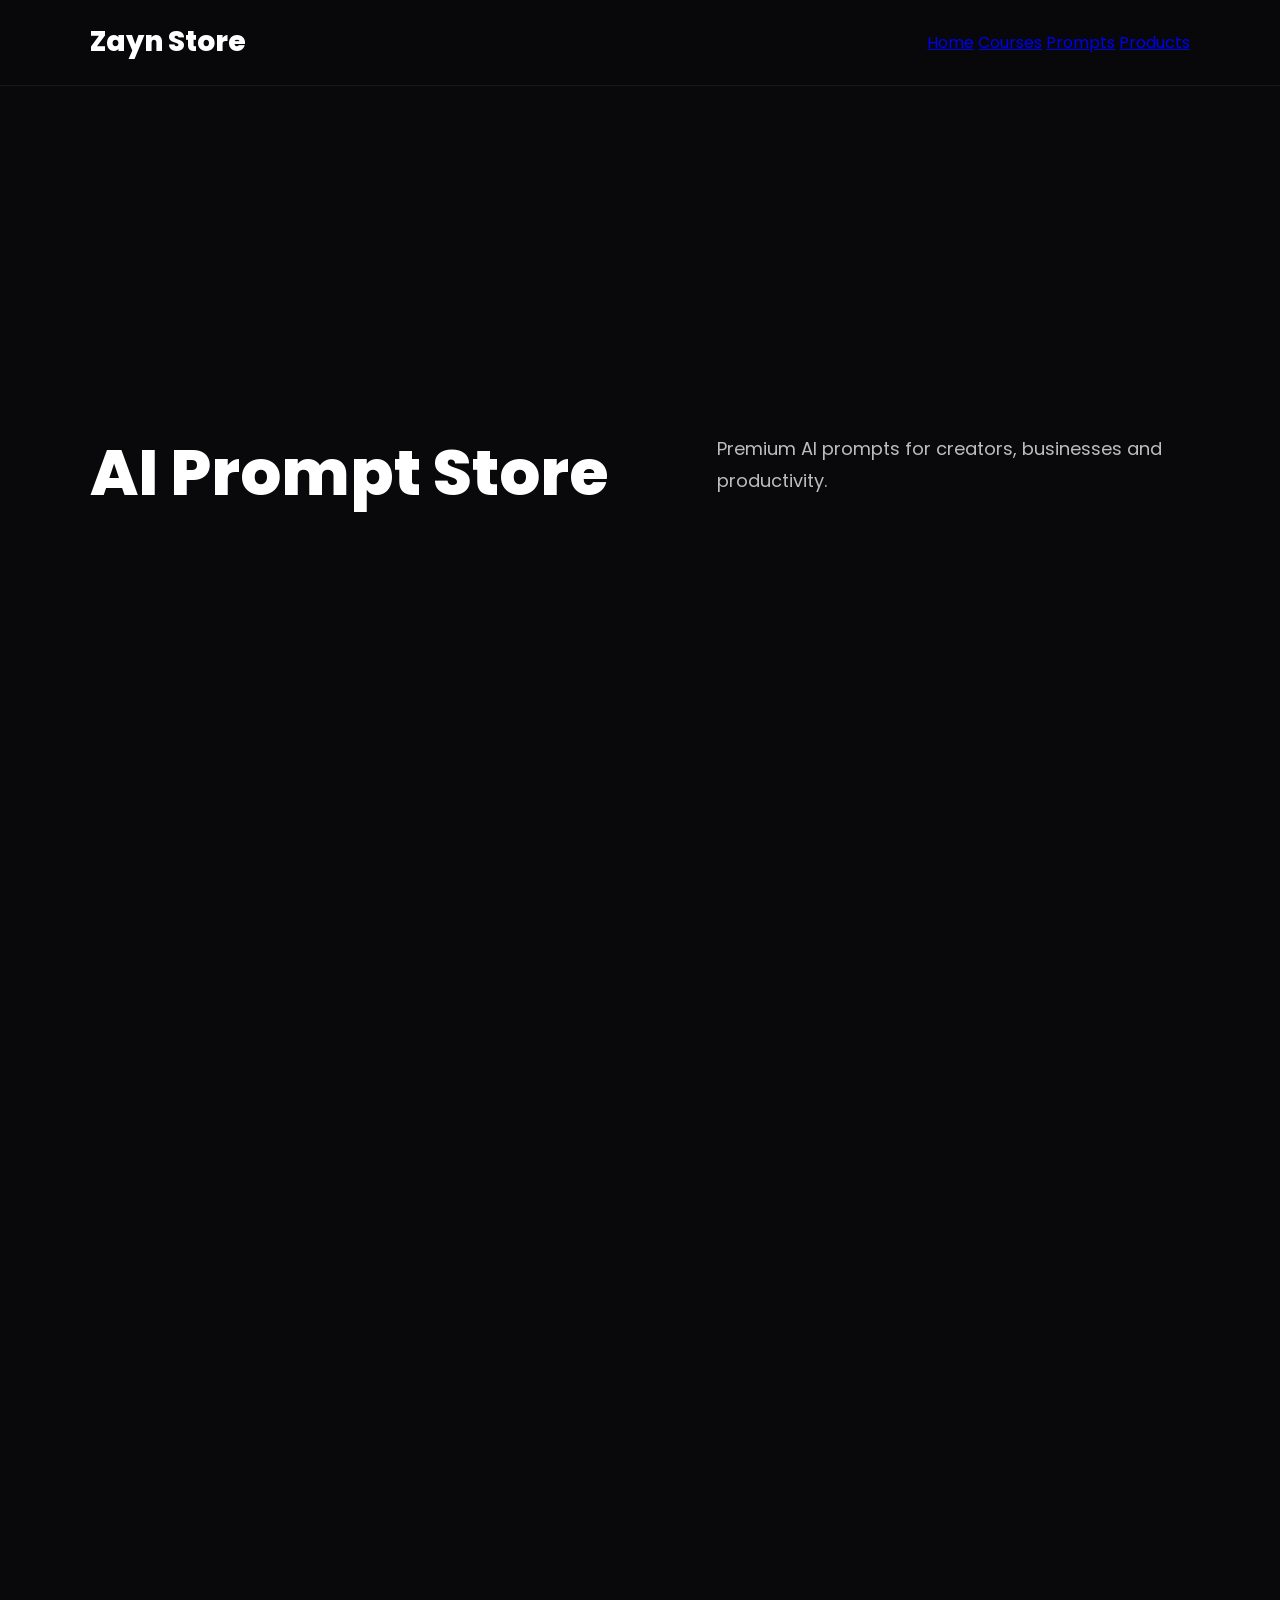
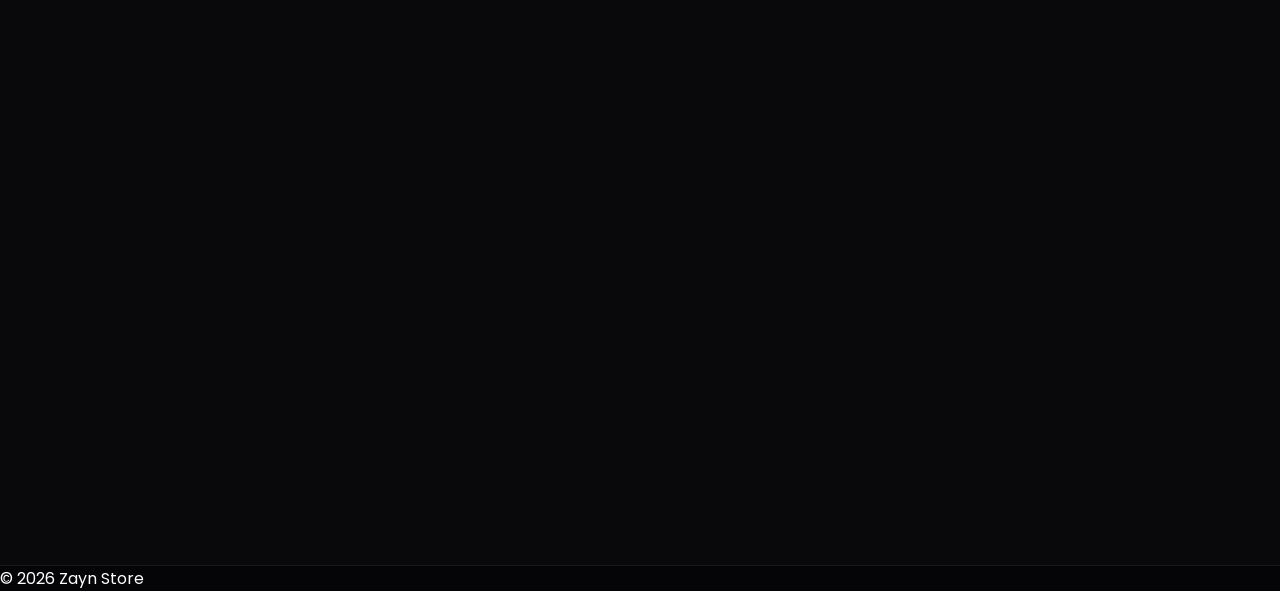
<file: prompts.html>
<!DOCTYPE html>
<html lang="en">

<head>

<meta charset="UTF-8">
<meta name="viewport" content="width=device-width, initial-scale=1.0">

<title>Zayn Store - AI Prompts</title>

<link rel="stylesheet" href="style.css">

</head>


<body>


<header class="navbar">

<div class="logo">
Zayn Store
</div>


<nav>
<a href="index.html">Home</a>
<a href="courses.html">Courses</a>
<a href="prompts.html">Prompts</a>
<a href="products.html">Products</a>
</nav>

</header>




<section class="hero">

<h1>
AI Prompt Store
</h1>

<p>
Premium AI prompts for creators, businesses and productivity.
</p>

</section>




<section class="features">


<div class="card">

<div class="icon">
🎨
</div>

<h2>
AI Image Prompts
</h2>

<p>
Create cinematic images, logos and creative designs with AI.
</p>

<button>
View Prompts
</button>

</div>




<div class="card">

<div class="icon">
✍️
</div>

<h2>
Content Writing Prompts
</h2>

<p>
Generate scripts, blogs, captions and marketing content.
</p>

<button>
View Prompts
</button>

</div>




<div class="card">

<div class="icon">
💻
</div>

<h2>
Developer Prompts
</h2>

<p>
AI prompts for coding, debugging and automation.
</p>

<button>
View Prompts
</button>

</div>




<div class="card">

<div class="icon">
🔥
</div>

<h2>
Premium Bundle
</h2>

<p>
1000+ AI prompts collection for creators.
</p>

<button>
Buy Bundle
</button>

</div>



</section>



<footer>

© 2026 Zayn Store

</footer>



</body>

</html>
</file>
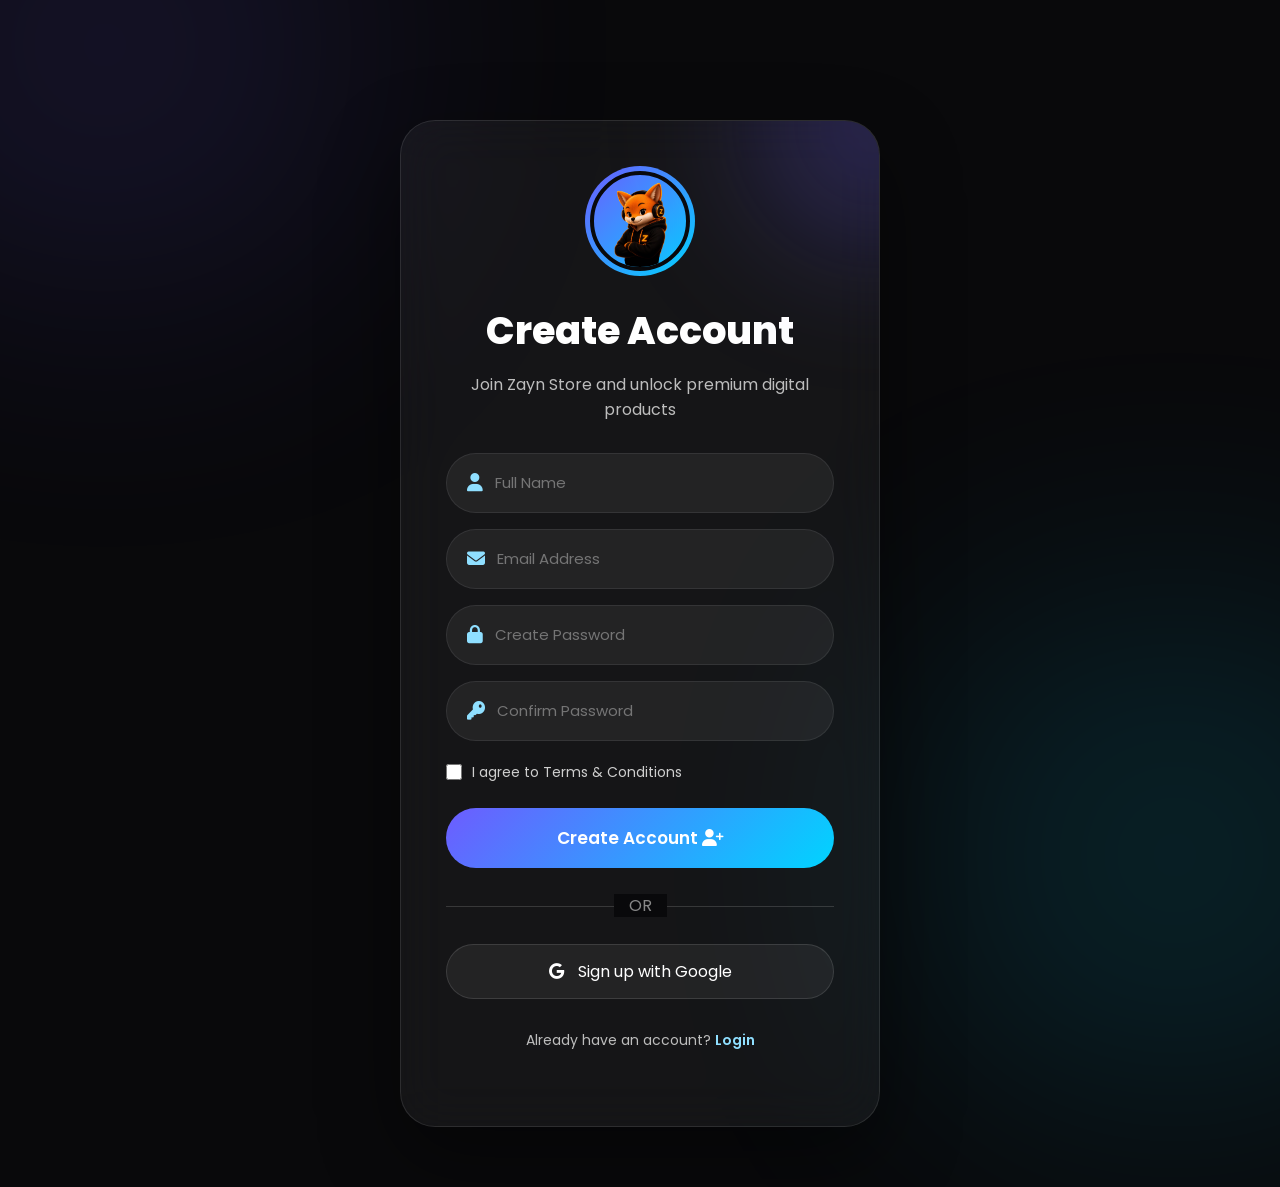
<file: signup.html>
<!DOCTYPE html>
<html lang="en">

<head>

<meta charset="UTF-8">
<meta name="viewport" content="width=device-width, initial-scale=1.0">

<title>Zayn Store | Create Account</title>

<link rel="stylesheet" href="style.css">

<link rel="stylesheet"
href="https://cdnjs.cloudflare.com/ajax/libs/font-awesome/6.7.2/css/all.min.css">

<link href="https://fonts.googleapis.com/css2?family=Poppins:wght@300;400;500;600;700;800&display=swap"
rel="stylesheet">

</head>


<body>


<div class="bg-blur blur-1"></div>
<div class="bg-blur blur-2"></div>



<section class="login-section">


<div class="login-card signup-card">



<div class="login-logo">

<img src="assets/file_000000000670823095edc6b750b38c45.png"
alt="Zayn Store Logo">

</div>




<h1>

Create Account

</h1>


<p>

Join Zayn Store and unlock premium digital products

</p>





<form>



<div class="input-box">

<i class="fa-solid fa-user"></i>

<input 
type="text"
placeholder="Full Name"
required>

</div>




<div class="input-box">

<i class="fa-solid fa-envelope"></i>

<input 
type="email"
placeholder="Email Address"
required>

</div>





<div class="input-box">

<i class="fa-solid fa-lock"></i>

<input 
type="password"
placeholder="Create Password"
required>

</div>





<div class="input-box">

<i class="fa-solid fa-key"></i>

<input 
type="password"
placeholder="Confirm Password"
required>

</div>






<label class="terms">

<input type="checkbox">

I agree to Terms & Conditions

</label>






<button class="login-submit">

Create Account

<i class="fa-solid fa-user-plus"></i>

</button>



</form>





<div class="divider">

<span>
OR
</span>

</div>





<button class="google-login">

<i class="fa-brands fa-google"></i>

Sign up with Google

</button>





<p class="signup-text">

Already have an account?

<a href="login.html">

Login

</a>


</p>



</div>


</section>





<script src="script.js"></script>


</body>

</html>
</file>
<file: style.css>
/* ==========================================
   ZAYN STORE
   Premium Dark Theme
========================================== */

@import url('https://fonts.googleapis.com/css2?family=Poppins:wght@300;400;500;600;700;800&display=swap');

/* ==========================
   Reset
========================== */

*{
margin:0;
padding:0;
box-sizing:border-box;
}

html{
scroll-behavior:smooth;
}

body{

font-family:'Poppins',sans-serif;

background:#09090B;

color:#fff;

overflow-x:hidden;

line-height:1.6;

}


/* ==========================
   Scrollbar
========================== */

::-webkit-scrollbar{

width:10px;

}

::-webkit-scrollbar-track{

background:#09090B;

}

::-webkit-scrollbar-thumb{

background:linear-gradient(180deg,#6D5CFF,#00D4FF);

border-radius:20px;

}


/* ==========================
   Selection
========================== */

::selection{

background:#6D5CFF;

color:#fff;

}


/* ==========================
   Background Blur
========================== */

.bg-blur{

position:fixed;

width:450px;

height:450px;

border-radius:50%;

filter:blur(140px);

opacity:.18;

z-index:-1;

}

.blur-1{

background:#6D5CFF;

top:-180px;

left:-120px;

}

.blur-2{

background:#00D4FF;

bottom:-180px;

right:-120px;

}


/* ==========================
   Loader
========================== */

#loader{

position:fixed;

inset:0;

background:#09090B;

display:flex;

align-items:center;

justify-content:center;

z-index:99999;

transition:.5s;

}

.loader-box{

text-align:center;

}

.loader-logo{

width:90px;

height:90px;

border-radius:24px;

display:flex;

align-items:center;

justify-content:center;

margin:auto;

font-size:34px;

font-weight:800;

background:linear-gradient(135deg,#6D5CFF,#00D4FF);

animation:pulse 1.5s infinite;

}

.loader-box p{

margin-top:20px;

color:#CFCFCF;

font-size:15px;

letter-spacing:1px;

}

@keyframes pulse{

0%{

transform:scale(1);

}

50%{

transform:scale(1.08);

}

100%{

transform:scale(1);

}

}


/* ==========================
   Navbar
========================== */

.navbar{

position:fixed;

top:0;

left:0;

width:100%;

padding:20px 7%;

display:flex;

align-items:center;

justify-content:space-between;

background:rgba(9,9,11,.70);

backdrop-filter:blur(16px);

border-bottom:1px solid rgba(255,255,255,.06);

z-index:1000;

}

.logo{

font-size:28px;

font-weight:800;

text-decoration:none;

color:#fff;

}

.logo span{

background:linear-gradient(90deg,#6D5CFF,#00D4FF);

-webkit-background-clip:text;

color:transparent;

}

.nav-links{

display:flex;

gap:30px;

list-style:none;

}

.nav-links a{

text-decoration:none;

color:#CFCFCF;

font-size:15px;

transition:.3s;

}

.nav-links a:hover,

.nav-links a.active{

color:#fff;

}

.nav-right{

display:flex;

align-items:center;

gap:12px;

}


/* ==========================
   Buttons
========================== */

.primary-btn,

.login-btn{

display:inline-flex;

align-items:center;

justify-content:center;

padding:14px 28px;

border-radius:50px;

text-decoration:none;

font-weight:600;

background:linear-gradient(135deg,#6D5CFF,#00D4FF);

color:#fff;

transition:.35s;

}

.primary-btn:hover,

.login-btn:hover{

transform:translateY(-3px);

box-shadow:0 15px 35px rgba(109,92,255,.35);

}

.secondary-btn{

display:inline-flex;

align-items:center;

justify-content:center;

padding:14px 28px;

border-radius:50px;

text-decoration:none;

border:1px solid rgba(255,255,255,.10);

background:rgba(255,255,255,.05);

color:#fff;

transition:.35s;

}

.secondary-btn:hover{

background:rgba(255,255,255,.10);

}

.theme-btn,

.menu-btn{

width:48px;

height:48px;

border:none;

cursor:pointer;

border-radius:50%;

background:rgba(255,255,255,.08);

color:#fff;

font-size:18px;

transition:.3s;

}

.theme-btn:hover,

.menu-btn:hover{

background:#6D5CFF;

}

.menu-btn{

display:none;

}

/* ==========================================
   Hero Section
========================================== */

.hero{

max-width:1300px;

margin:auto;

padding:170px 7% 100px;

display:grid;

grid-template-columns:1.2fr 1fr;

align-items:center;

gap:60px;

min-height:100vh;

}

.badge{

display:inline-block;

padding:10px 18px;

border-radius:50px;

background:rgba(109,92,255,.12);

border:1px solid rgba(109,92,255,.35);

color:#9E8FFF;

font-size:14px;

margin-bottom:25px;

}

.hero h1{

font-size:64px;

font-weight:800;

line-height:1.15;

margin-bottom:25px;

}

.hero p{

font-size:18px;

color:#BDBDBD;

max-width:620px;

line-height:1.8;

margin-bottom:40px;

}

.hero-buttons{

display:flex;

gap:18px;

flex-wrap:wrap;

}



/* ==========================================
   Hero Right
========================================== */

.hero-right{

display:grid;

grid-template-columns:1fr;

gap:25px;

}

.glass-card{

position:relative;

padding:35px;

border-radius:28px;

background:rgba(255,255,255,.05);

border:1px solid rgba(255,255,255,.08);

backdrop-filter:blur(18px);

overflow:hidden;

transition:.35s;

animation:floatCard 5s ease-in-out infinite;

}

.glass-card:nth-child(2){

animation-delay:.5s;

}

.glass-card:nth-child(3){

animation-delay:1s;

}

.glass-card::before{

content:"";

position:absolute;

top:-120px;

right:-120px;

width:220px;

height:220px;

border-radius:50%;

background:rgba(109,92,255,.18);

filter:blur(60px);

}

.glass-card:hover{

transform:translateY(-8px);

border-color:#6D5CFF;

box-shadow:0 20px 45px rgba(109,92,255,.25);

}

.glass-card h3{

font-size:24px;

margin-bottom:10px;

}

.glass-card p{

color:#C5C5C5;

font-size:15px;

}



/* ==========================================
   Floating Animation
========================================== */

@keyframes floatCard{

0%{

transform:translateY(0px);

}

50%{

transform:translateY(-12px);

}

100%{

transform:translateY(0px);

}

}



/* ==========================================
   Responsive Hero
========================================== */

@media(max-width:992px){

.hero{

grid-template-columns:1fr;

text-align:center;

padding-top:140px;

}

.hero p{

margin-left:auto;

margin-right:auto;

}

.hero-buttons{

justify-content:center;

}

.hero-right{

margin-top:30px;

}

}

@media(max-width:768px){

.hero h1{

font-size:42px;

}

.hero p{

font-size:16px;

}

.glass-card{

padding:25px;

}

}

/* ==========================================
   Features Section
========================================== */

.features{

max-width:1300px;

margin:100px auto;

padding:0 7%;

}

.section-title{

text-align:center;

margin-bottom:60px;

}

.small-title{

display:inline-block;

padding:8px 18px;

border-radius:50px;

background:rgba(109,92,255,.12);

border:1px solid rgba(109,92,255,.30);

color:#9E8FFF;

font-size:14px;

margin-bottom:18px;

}

.section-title h2{

font-size:46px;

font-weight:700;

margin-bottom:18px;

}

.section-title p{

max-width:700px;

margin:auto;

color:#BDBDBD;

line-height:1.8;

}

.feature-grid{

display:grid;

grid-template-columns:repeat(auto-fit,minmax(260px,1fr));

gap:28px;

}

.card{

position:relative;

padding:35px;

border-radius:28px;

background:rgba(255,255,255,.05);

border:1px solid rgba(255,255,255,.08);

backdrop-filter:blur(18px);

overflow:hidden;

transition:.35s;

}

.card::before{

content:"";

position:absolute;

top:-120px;

right:-120px;

width:240px;

height:240px;

background:rgba(109,92,255,.15);

border-radius:50%;

filter:blur(70px);

}

.card:hover{

transform:translateY(-10px);

border-color:#6D5CFF;

box-shadow:0 25px 50px rgba(109,92,255,.25);

}

.card .icon{

width:72px;

height:72px;

border-radius:22px;

display:flex;

align-items:center;

justify-content:center;

font-size:30px;

background:linear-gradient(135deg,#6D5CFF,#00D4FF);

margin-bottom:24px;

}

.card h3{

font-size:24px;

margin-bottom:14px;

}

.card p{

color:#BDBDBD;

line-height:1.8;

}



/* ==========================================
   Categories
========================================== */

.categories{

max-width:1300px;

margin:110px auto;

padding:0 7%;

}

.category-grid{

display:grid;

grid-template-columns:repeat(auto-fit,minmax(270px,1fr));

gap:30px;

}

.category-card{

position:relative;

display:block;

padding:35px;

border-radius:30px;

text-decoration:none;

background:rgba(255,255,255,.05);

border:1px solid rgba(255,255,255,.08);

backdrop-filter:blur(18px);

overflow:hidden;

transition:.35s;

color:#fff;

}

.category-card::after{

content:"";

position:absolute;

left:-80px;

bottom:-80px;

width:180px;

height:180px;

border-radius:50%;

background:rgba(0,212,255,.12);

filter:blur(60px);

}

.category-card:hover{

transform:translateY(-10px);

border-color:#00D4FF;

box-shadow:0 25px 55px rgba(0,212,255,.20);

}

.category-icon{

width:80px;

height:80px;

border-radius:24px;

display:flex;

align-items:center;

justify-content:center;

font-size:34px;

margin-bottom:25px;

background:linear-gradient(135deg,#6D5CFF,#00D4FF);

}

.category-card h3{

font-size:26px;

margin-bottom:14px;

}

.category-card p{

color:#C8C8C8;

line-height:1.8;

margin-bottom:25px;

}

.category-card span{

font-weight:600;

color:#8FDFFF;

transition:.3s;

}

.category-card:hover span{

letter-spacing:1px;

}



/* ==========================================
   Responsive
========================================== */

@media(max-width:768px){

.section-title h2{

font-size:34px;

}

.card{

padding:28px;

}

.category-card{

padding:28px;

}

.card .icon,

.category-icon{

width:65px;

height:65px;

font-size:26px;

}

}

/* ==========================================
   Statistics Section
========================================== */

.stats{

max-width:1300px;

margin:100px auto;

padding:0 7%;

display:grid;

grid-template-columns:repeat(auto-fit,minmax(220px,1fr));

gap:25px;

}

.stat-box{

padding:35px;

text-align:center;

border-radius:28px;

background:rgba(255,255,255,.05);

border:1px solid rgba(255,255,255,.08);

backdrop-filter:blur(18px);

transition:.35s;

}

.stat-box:hover{

transform:translateY(-8px);

border-color:#6D5CFF;

box-shadow:0 20px 45px rgba(109,92,255,.25);

}

.stat-box h2{

font-size:48px;

font-weight:800;

margin-bottom:12px;

background:linear-gradient(135deg,#6D5CFF,#00D4FF);

-webkit-background-clip:text;

-webkit-text-fill-color:transparent;

}

.stat-box p{

color:#C5C5C5;

font-size:16px;

}



/* ==========================================
   Featured Products
========================================== */

.featured{

max-width:1300px;

margin:110px auto;

padding:0 7%;

}

.product-grid{

display:grid;

grid-template-columns:repeat(auto-fit,minmax(320px,1fr));

gap:30px;

}

.product-card{

position:relative;

padding:35px;

border-radius:30px;

background:rgba(255,255,255,.05);

border:1px solid rgba(255,255,255,.08);

backdrop-filter:blur(18px);

overflow:hidden;

transition:.35s;

}

.product-card::before{

content:"";

position:absolute;

top:-120px;

right:-120px;

width:240px;

height:240px;

border-radius:50%;

background:rgba(109,92,255,.18);

filter:blur(80px);

}

.product-card:hover{

transform:translateY(-10px);

border-color:#6D5CFF;

box-shadow:0 25px 50px rgba(109,92,255,.25);

}

.product-badge{

display:inline-block;

padding:8px 18px;

border-radius:50px;

background:linear-gradient(135deg,#6D5CFF,#00D4FF);

font-size:12px;

font-weight:700;

margin-bottom:24px;

}

.product-card h3{

font-size:28px;

margin-bottom:15px;

}

.product-card p{

color:#C6C6C6;

line-height:1.8;

margin-bottom:28px;

}

.product-footer{

display:flex;

justify-content:space-between;

align-items:center;

}

.price{

font-size:30px;

font-weight:800;

color:#fff;

}

.buy-btn{

display:inline-flex;

align-items:center;

justify-content:center;

padding:14px 24px;

border-radius:50px;

text-decoration:none;

font-weight:600;

background:linear-gradient(135deg,#6D5CFF,#00D4FF);

color:#fff;

transition:.35s;

}

.buy-btn:hover{

transform:translateY(-3px);

box-shadow:0 15px 35px rgba(109,92,255,.35);

}



/* ==========================================
   Responsive
========================================== */

@media(max-width:768px){

.stats{

grid-template-columns:repeat(2,1fr);

}

.product-grid{

grid-template-columns:1fr;

}

.product-card{

padding:28px;

}

.product-card h3{

font-size:24px;

}

.price{

font-size:26px;

}

}

/* ==========================================
   CTA Banner
========================================== */

.offer-banner{

max-width:1300px;

margin:120px auto;

padding:0 7%;

}

.offer-content{

position:relative;

padding:70px;

border-radius:35px;

text-align:center;

overflow:hidden;

background:linear-gradient(135deg,#6D5CFF,#3E7BFF,#00D4FF);

}

.offer-content::before{

content:"";

position:absolute;

width:320px;

height:320px;

border-radius:50%;

background:rgba(255,255,255,.10);

top:-150px;

right:-120px;

filter:blur(40px);

}

.offer-content h2{

font-size:48px;

font-weight:800;

margin-bottom:18px;

}

.offer-content p{

max-width:700px;

margin:0 auto 35px;

font-size:18px;

line-height:1.8;

opacity:.92;

}



/* ==========================================
   Footer
========================================== */

footer{

margin-top:120px;

background:#050507;

border-top:1px solid rgba(255,255,255,.08);

}

.footer-container{

max-width:1300px;

margin:auto;

padding:80px 7%;

display:grid;

grid-template-columns:2fr 1fr 1fr 1fr;

gap:45px;

}

.footer-logo{

font-size:32px;

font-weight:800;

margin-bottom:20px;

}

.footer-text{

color:#BDBDBD;

line-height:1.9;

}

.footer-column h3{

margin-bottom:22px;

font-size:20px;

}

.footer-column a{

display:block;

margin-bottom:14px;

text-decoration:none;

color:#BDBDBD;

transition:.3s;

}

.footer-column a:hover{

color:#fff;

padding-left:6px;

}

.footer-social{

display:flex;

gap:14px;

margin-top:25px;

}

.footer-social a{

width:46px;

height:46px;

display:flex;

align-items:center;

justify-content:center;

border-radius:50%;

background:rgba(255,255,255,.08);

color:#fff;

font-size:20px;

transition:.3s;

text-decoration:none;

}

.footer-social a:hover{

background:linear-gradient(135deg,#6D5CFF,#00D4FF);

transform:translateY(-4px);

}

.footer-bottom{

padding:25px;

text-align:center;

border-top:1px solid rgba(255,255,255,.08);

color:#AFAFAF;

font-size:15px;

}



/* ==========================================
   Scroll To Top Button
========================================== */

#scrollTop{

position:fixed;

right:25px;

bottom:25px;

width:55px;

height:55px;

border:none;

border-radius:50%;

background:linear-gradient(135deg,#6D5CFF,#00D4FF);

color:#fff;

font-size:22px;

cursor:pointer;

opacity:0;

visibility:hidden;

transition:.35s;

z-index:999;

}

#scrollTop.show{

opacity:1;

visibility:visible;

}

#scrollTop:hover{

transform:translateY(-5px);

box-shadow:0 15px 35px rgba(109,92,255,.35);

}



/* ==========================================
   Responsive
========================================== */

@media(max-width:992px){

.footer-container{

grid-template-columns:1fr 1fr;

}

.offer-content{

padding:50px 30px;

}

.offer-content h2{

font-size:38px;

}

}

@media(max-width:768px){

.footer-container{

grid-template-columns:1fr;

text-align:center;

}

.footer-social{

justify-content:center;

}

.offer-content h2{

font-size:30px;

}

.offer-content p{

font-size:16px;

}

}

/* ==========================================
   Reveal Animation
========================================== */

.card,
.category-card,
.product-card,
.stat-box,
.glass-card,
.offer-content{

opacity:0;

transform:translateY(50px);

transition:all .8s ease;

}

.show{

opacity:1;

transform:translateY(0);

}



/* ==========================================
   Navbar Scroll Effect
========================================== */

.navbar.navbar-scrolled{

background:rgba(9,9,11,.92);

backdrop-filter:blur(24px);

box-shadow:0 12px 30px rgba(0,0,0,.35);

}



/* ==========================================
   Mobile Menu
========================================== */

.show-menu{

display:flex !important;

flex-direction:column;

position:absolute;

top:85px;

left:20px;

right:20px;

padding:25px;

gap:18px;

background:#111116;

border:1px solid rgba(255,255,255,.08);

border-radius:24px;

box-shadow:0 20px 50px rgba(0,0,0,.35);

}



/* ==========================================
   Ripple Effect
========================================== */

.primary-btn,
.buy-btn,
.login-btn{

position:relative;

overflow:hidden;

}

.ripple{

position:absolute;

border-radius:50%;

background:rgba(255,255,255,.35);

transform:scale(0);

animation:ripple .7s linear;

pointer-events:none;

}

@keyframes ripple{

to{

transform:scale(4);

opacity:0;

}

}



/* ==========================================
   Hover Glow
========================================== */

.card::after,
.category-card::after,
.product-card::after{

content:"";

position:absolute;

left:var(--x);

top:var(--y);

width:220px;

height:220px;

background:radial-gradient(circle,
rgba(109,92,255,.18),
transparent 70%);

transform:translate(-50%,-50%);

pointer-events:none;

opacity:0;

transition:.3s;

}

.card:hover::after,
.category-card:hover::after,
.product-card:hover::after{

opacity:1;

}



/* ==========================================
   Fade Animation
========================================== */

@keyframes fadeIn{

from{

opacity:0;

transform:translateY(30px);

}

to{

opacity:1;

transform:translateY(0);

}

}

.hero-left,
.hero-right{

animation:fadeIn .9s ease;

}



/* ==========================================
   Utility
========================================== */

img{

max-width:100%;

display:block;

}

a{

-webkit-tap-highlight-color:transparent;

}

button{

font-family:inherit;

outline:none;

}

input{

font-family:inherit;

outline:none;

}



/* ==========================================
   Extra Responsive
========================================== */

@media(max-width:992px){

.nav-links{

display:none;

}

.menu-btn{

display:flex;

align-items:center;

justify-content:center;

}

.nav-right{

gap:10px;

}

}

@media(max-width:768px){

.hero{

padding:130px 6% 70px;

}

.section-title{

margin-bottom:40px;

}

.section-title h2{

font-size:32px;

}

.primary-btn,
.secondary-btn,
.login-btn{

width:100%;

justify-content:center;

}

.hero-buttons{

flex-direction:column;

}

.stats{

grid-template-columns:1fr 1fr;

}

}

@media(max-width:480px){

.logo{

font-size:24px;

}

.hero h1{

font-size:34px;

}

.hero p{

font-size:15px;

}

.stats{

grid-template-columns:1fr;

}

.offer-content{

padding:35px 20px;

}

.footer-bottom{

font-size:13px;

}

   }

#loader{
    display:none !important;
}


.nav-actions{

display:flex;

align-items:center;

gap:14px;

}

.icon-btn{

width:50px;

height:50px;

border:none;

border-radius:50%;

background:rgba(255,255,255,.06);

color:#fff;

cursor:pointer;

position:relative;

transition:.35s;

font-size:18px;

}

.icon-btn:hover{

background:linear-gradient(135deg,#6D5CFF,#00D4FF);

transform:translateY(-3px);

}

.badge-count{

position:absolute;

top:-4px;

right:-4px;

width:20px;

height:20px;

border-radius:50%;

background:#ff3b5c;

display:flex;

align-items:center;

justify-content:center;

font-size:11px;

font-weight:700;

color:#fff;

}


/* ==========================================
   FINAL RESPONSIVE FIX
   Paste at the END of style.css
========================================== */

.nav-actions{
display:flex;
align-items:center;
gap:12px;
}

.icon-btn{
width:48px;
height:48px;
border:none;
border-radius:50%;
background:rgba(255,255,255,.06);
color:#fff;
display:flex;
align-items:center;
justify-content:center;
cursor:pointer;
font-size:18px;
position:relative;
transition:.35s;
}

.icon-btn:hover{
background:linear-gradient(135deg,#6D5CFF,#00D4FF);
transform:translateY(-3px);
}

.badge-count{
position:absolute;
top:-4px;
right:-4px;
width:18px;
height:18px;
border-radius:50%;
background:#ff3b5c;
display:flex;
align-items:center;
justify-content:center;
font-size:10px;
font-weight:700;
color:#fff;
}

.navbar{
position:fixed;
top:0;
left:0;
width:100%;
display:flex;
justify-content:space-between;
align-items:center;
z-index:9999;
}

.menu-btn{
display:none;
}

.nav-links{
display:flex;
align-items:center;
gap:28px;
list-style:none;
}

/* ==========================
   Tablet
========================== */

@media(max-width:992px){

.menu-btn{
display:flex;
align-items:center;
justify-content:center;
}

.nav-links{
display:none;
}

.nav-links.show-menu{
display:flex;
flex-direction:column;
position:absolute;
top:82px;
left:18px;
right:18px;
background:#111116;
padding:25px;
border-radius:22px;
border:1px solid rgba(255,255,255,.08);
box-shadow:0 20px 50px rgba(0,0,0,.35);
gap:18px;
}

.hero{
grid-template-columns:1fr;
text-align:center;
padding-top:140px;
}

.hero-buttons{
justify-content:center;
}

.hero-right{
margin-top:40px;
}

.footer-container{
grid-template-columns:1fr 1fr;
}

}

/* ==========================
   Mobile
========================== */

@media(max-width:768px){

.navbar{
padding:15px;
}

.logo{
font-size:20px;
line-height:1.2;
}

.nav-actions{
gap:8px;
}

.icon-btn,
.menu-btn{
width:42px;
height:42px;
font-size:16px;
}

.login-btn{
width:auto;
padding:11px 22px;
font-size:15px;
white-space:nowrap;
}

.hero{
padding:120px 20px 70px;
}

.hero h1{
font-size:36px;
}

.hero p{
font-size:15px;
}

.hero-buttons{
flex-direction:column;
}

.primary-btn,
.secondary-btn{
width:100%;
}

.glass-card{
padding:24px;
}

.section-title h2{
font-size:30px;
}

.stats{
grid-template-columns:1fr 1fr;
}

.product-grid,
.feature-grid,
.category-grid{
grid-template-columns:1fr;
}

.offer-content{
padding:35px 20px;
}

.offer-content h2{
font-size:28px;
}

.footer-container{
grid-template-columns:1fr;
text-align:center;
}

.footer-social{
justify-content:center;
}

.footer-column a{
padding-left:0;
}

.footer-column a:hover{
padding-left:0;
}

}

/* ==========================
   Small Mobile
========================== */

@media(max-width:480px){

.logo{
font-size:18px;
}

.icon-btn,
.menu-btn{
width:38px;
height:38px;
font-size:15px;
}

.login-btn{
padding:10px 18px;
font-size:14px;
}

.hero h1{
font-size:30px;
}

.hero p{
font-size:14px;
}

.stats{
grid-template-columns:1fr;
}

.footer-bottom{
font-size:13px;
}

}

/* ==========================================
   3D Logo Animation
========================================== */

.logo-3d{

width:55px;
height:55px;

border-radius:50%;

display:flex;
align-items:center;
justify-content:center;

background:
linear-gradient(145deg,
rgba(255,255,255,.15),
rgba(255,255,255,.02));

border:1px solid rgba(255,255,255,.15);

box-shadow:

0 0 25px rgba(109,92,255,.45),
inset 0 0 20px rgba(0,212,255,.25);

backdrop-filter:blur(15px);

overflow:hidden;

animation:

logoFloat 4s ease-in-out infinite,
logoRotate 8s linear infinite;

transform-style:preserve-3d;

}


.logo-3d img{

width:100%;

height:100%;

object-fit:cover;

border-radius:50%;

transform:

translateZ(30px)
scale(1.05);

filter:

drop-shadow(0 15px 20px rgba(0,0,0,.5));

animation:

character3D 3s ease-in-out infinite;

}





/* Floating 3D Effect */

@keyframes logoFloat{

0%{

transform:
translateY(0)
rotateX(0deg);

}

50%{

transform:
translateY(-8px)
rotateX(15deg);

}

100%{

transform:
translateY(0)
rotateX(0deg);

}

}





/* Slow 3D Rotation */

@keyframes logoRotate{

0%{

box-shadow:

0 0 25px rgba(109,92,255,.45);

}


50%{

box-shadow:

0 0 45px rgba(0,212,255,.65);

}


100%{

box-shadow:

0 0 25px rgba(109,92,255,.45);

}

}





/* Character Depth */

@keyframes character3D{

0%{

transform:

translateZ(20px)
scale(1);

}


50%{

transform:

translateZ(50px)
scale(1.08);

}


100%{

transform:

translateZ(20px)
scale(1);

}

}


/* ==========================================
   ZAYN STORE FINAL 3D UI PATCH
   Paste at END of style.css
========================================== */


/* ==========================
   3D Logo
========================== */

.logo{

display:flex;

align-items:center;

gap:12px;

}


.logo img{

width:55px;

height:55px;

border-radius:50%;

object-fit:cover;

background:#111;

border:2px solid rgba(255,255,255,.15);

box-shadow:
0 0 25px rgba(109,92,255,.45);

transform-style:preserve-3d;

transition:.5s;

animation:logoFloat 4s ease-in-out infinite;

}



.logo img:hover{

transform:

rotateY(25deg)

rotateX(15deg)

scale(1.08);

box-shadow:

0 0 45px rgba(0,212,255,.65);

}



@keyframes logoFloat{

0%{

transform:translateY(0);

}

50%{

transform:translateY(-8px);

}

100%{

transform:translateY(0);

}

}




/* ==========================
   Hero Floating Cards
========================== */


.floating-card{


padding:30px;

border-radius:30px;

background:

rgba(255,255,255,.06);

border:

1px solid rgba(255,255,255,.12);

backdrop-filter:blur(20px);

position:relative;

overflow:hidden;

transition:.5s;

transform-style:preserve-3d;

animation:

float3d 5s ease-in-out infinite;


}



.floating-card i{


font-size:40px;

margin-bottom:20px;

background:

linear-gradient(135deg,#6D5CFF,#00D4FF);

-webkit-background-clip:text;

color:transparent;


}



.floating-card:hover{


transform:

translateY(-15px)

rotateX(8deg)

rotateY(-8deg);



box-shadow:

0 30px 70px rgba(109,92,255,.35);


}



@keyframes float3d{


0%,100%{

transform:translateY(0);

}


50%{

transform:translateY(-15px);

}


}




/* ==========================
   Cards Reveal
========================== */


.feature-card,
.category-card,
.product-card,
.stat-card,
.testimonial-card,
.cta-box{


opacity:0;

transform:

translateY(50px);


transition:

.8s ease;


}



.show{


opacity:1;

transform:

translateY(0);


}






/* ==========================
   Glow Border
========================== */


.feature-card:hover,
.testimonial-card:hover,
.stat-card:hover{


border-color:#6D5CFF;


box-shadow:

0 20px 50px rgba(109,92,255,.25);


}






/* ==========================
   Product Image 3D
========================== */


.product-image{


width:90px;

height:90px;

border-radius:28px;

display:flex;

align-items:center;

justify-content:center;

font-size:38px;

background:

linear-gradient(135deg,#6D5CFF,#00D4FF);

margin-bottom:25px;

transition:.5s;


}



.product-card:hover .product-image{


transform:

rotateY(20deg)

scale(1.1);



}






/* ==========================
   CTA Glow
========================== */


.cta-box{


position:relative;

overflow:hidden;


}


.cta-box::before{


content:"";

position:absolute;

width:250px;

height:250px;

background:

rgba(255,255,255,.15);


border-radius:50%;


top:-100px;

right:-100px;


filter:blur(40px);


}







/* ==========================
   Mobile Logo Fix
========================== */


@media(max-width:768px){


.logo img{

width:45px;

height:45px;

}


.floating-card{


padding:25px;


}
   


}

/* ==========================================
   ZAYN STORE
   Product Page Styling
========================================== */


/* Product Categories */

.product-categories,
.all-products,
.product-features,
.newsletter{

max-width:1300px;
margin:120px auto;
padding:0 7%;

}



.mini-category{

padding:35px;

border-radius:30px;

background:rgba(255,255,255,.05);

border:1px solid rgba(255,255,255,.08);

backdrop-filter:blur(18px);

transition:.35s;

position:relative;

overflow:hidden;

}



.mini-category::before{

content:"";

position:absolute;

width:200px;

height:200px;

right:-80px;

top:-80px;

border-radius:50%;

background:rgba(109,92,255,.20);

filter:blur(60px);

}



.mini-category:hover{

transform:translateY(-10px);

border-color:#6D5CFF;

box-shadow:0 25px 50px rgba(109,92,255,.25);

}



.mini-category i{

width:70px;

height:70px;

display:flex;

align-items:center;

justify-content:center;

border-radius:22px;

font-size:30px;

background:linear-gradient(135deg,#6D5CFF,#00D4FF);

margin-bottom:25px;

}



.mini-category h3{

font-size:25px;

margin-bottom:12px;

}



.mini-category p{

color:#BDBDBD;

line-height:1.8;

}



.mini-category a{

display:inline-block;

margin-top:20px;

text-decoration:none;

color:#8FDFFF;

font-weight:600;

}





/* Category Grid */


.category-mini-grid{

display:grid;

grid-template-columns:repeat(auto-fit,minmax(260px,1fr));

gap:30px;

}





/* Product Cards */


.products-container{

display:grid;

grid-template-columns:repeat(auto-fit,minmax(300px,1fr));

gap:30px;

}



.store-product-card{

padding:35px;

border-radius:30px;

background:rgba(255,255,255,.05);

border:1px solid rgba(255,255,255,.08);

backdrop-filter:blur(18px);

position:relative;

overflow:hidden;

transition:.35s;

}



.store-product-card::before{

content:"";

position:absolute;

width:250px;

height:250px;

right:-100px;

top:-100px;

background:rgba(0,212,255,.18);

border-radius:50%;

filter:blur(80px);

}



.store-product-card:hover{

transform:translateY(-12px);

border-color:#00D4FF;

box-shadow:0 25px 55px rgba(0,212,255,.20);

}



.product-top{

display:flex;

justify-content:space-between;

align-items:center;

}



.product-label{

padding:8px 15px;

border-radius:50px;

font-size:12px;

font-weight:700;

background:linear-gradient(135deg,#6D5CFF,#00D4FF);

}



.product-icon{

width:80px;

height:80px;

border-radius:25px;

display:flex;

align-items:center;

justify-content:center;

font-size:35px;

background:linear-gradient(135deg,#6D5CFF,#00D4FF);

margin-bottom:25px;

}



.store-product-card h3{

font-size:26px;

margin:20px 0 12px;

}



.store-product-card p{

color:#C5C5C5;

line-height:1.8;

}



.product-rating{

margin:20px 0;

color:#FFD700;

}



.product-rating span{

color:#fff;

margin-left:10px;

}



.product-price{

display:flex;

align-items:center;

gap:15px;

margin-bottom:25px;

}



.product-price .old{

color:#888;

text-decoration:line-through;

font-size:18px;

}



.product-price strong{

font-size:32px;

color:#fff;

}

/* ==========================================
   Product Banner
========================================== */


.product-banner{

max-width:1300px;

margin:120px auto;

padding:0 7%;

}



.banner-content{

padding:80px 50px;

border-radius:35px;

text-align:center;

position:relative;

overflow:hidden;

background:linear-gradient(135deg,#6D5CFF,#3E7BFF,#00D4FF);

}



.banner-content::before{

content:"";

position:absolute;

width:350px;

height:350px;

border-radius:50%;

background:rgba(255,255,255,.15);

top:-170px;

right:-120px;

filter:blur(50px);

}



.banner-content h2{

font-size:48px;

font-weight:800;

margin:20px 0;

}



.banner-content p{

max-width:700px;

margin:auto;

font-size:18px;

line-height:1.8;

opacity:.9;

margin-bottom:35px;

}



/* ==========================================
   Product Features
========================================== */


.product-feature-card{

padding:35px;

border-radius:28px;

background:rgba(255,255,255,.05);

border:1px solid rgba(255,255,255,.08);

backdrop-filter:blur(18px);

transition:.35s;

}



.product-feature-card:hover{

transform:translateY(-10px);

border-color:#6D5CFF;

box-shadow:0 25px 50px rgba(109,92,255,.25);

}



.product-features .feature-grid{

display:grid;

grid-template-columns:repeat(auto-fit,minmax(250px,1fr));

gap:28px;

}



.product-feature-card .feature-icon{

width:70px;

height:70px;

border-radius:22px;

display:flex;

align-items:center;

justify-content:center;

font-size:30px;

background:linear-gradient(135deg,#6D5CFF,#00D4FF);

margin-bottom:22px;

}



.product-feature-card h3{

font-size:24px;

margin-bottom:12px;

}



.product-feature-card p{

color:#BDBDBD;

line-height:1.8;

}





/* ==========================================
   Newsletter
========================================== */


.newsletter-box{

padding:70px;

border-radius:35px;

text-align:center;

background:rgba(255,255,255,.05);

border:1px solid rgba(255,255,255,.08);

backdrop-filter:blur(20px);

}



.newsletter-box h2{

font-size:42px;

margin-bottom:15px;

}



.newsletter-box p{

color:#BDBDBD;

margin-bottom:35px;

}



.newsletter-form{

display:flex;

max-width:600px;

margin:auto;

gap:15px;

}



.newsletter-form input{

flex:1;

padding:18px 25px;

border-radius:50px;

border:1px solid rgba(255,255,255,.10);

background:rgba(255,255,255,.08);

color:#fff;

font-size:16px;

}



.newsletter-form input::placeholder{

color:#aaa;

}



.newsletter-form button{

padding:18px 35px;

border:none;

border-radius:50px;

cursor:pointer;

font-weight:600;

background:linear-gradient(135deg,#6D5CFF,#00D4FF);

color:#fff;

transition:.35s;

}



.newsletter-form button:hover{

transform:translateY(-3px);

box-shadow:0 15px 35px rgba(109,92,255,.35);

}





/* ==========================================
   Product 3D Hover
========================================== */


.store-product-card,
.mini-category,
.product-feature-card{

transform-style:preserve-3d;

}



.store-product-card:hover .product-icon{

transform:translateZ(30px) rotateY(10deg);

}



.product-icon{

transition:.4s;

}




/* ==========================================
   Product Responsive
========================================== */


@media(max-width:992px){


.banner-content{

padding:60px 30px;

}


.banner-content h2{

font-size:36px;

}


.newsletter-box{

padding:50px 30px;

}


}



@media(max-width:768px){


.product-categories,
.all-products,
.product-features,
.newsletter,
.product-banner{

padding:0 5%;

}



.banner-content h2{

font-size:30px;

}



.newsletter-form{

flex-direction:column;

}



.newsletter-form button{

width:100%;

}



.store-product-card{

padding:28px;

}



.product-price strong{

font-size:26px;

}


   }

/* ==========================================
   ZAYN STORE
   Login Page Premium UI
========================================== */


.login-section{

min-height:100vh;

display:flex;

align-items:center;

justify-content:center;

padding:120px 7% 60px;

}



/* Login Card */

.login-card{

width:100%;

max-width:450px;

padding:45px;

border-radius:35px;

background:rgba(255,255,255,.05);

border:1px solid rgba(255,255,255,.10);

backdrop-filter:blur(25px);

box-shadow:0 30px 80px rgba(0,0,0,.45);

text-align:center;

position:relative;

overflow:hidden;

animation:loginFloat 5s ease-in-out infinite;

}



.login-card::before{

content:"";

position:absolute;

width:250px;

height:250px;

top:-120px;

right:-120px;

background:rgba(109,92,255,.25);

border-radius:50%;

filter:blur(70px);

}




@keyframes loginFloat{

0%{

transform:translateY(0);

}


50%{

transform:translateY(-15px);

}


100%{

transform:translateY(0);

}

}





/* Logo */


.login-logo{

width:110px;

height:110px;

margin:0 auto 25px;

border-radius:50%;

padding:5px;

background:linear-gradient(135deg,#6D5CFF,#00D4FF);

display:flex;

align-items:center;

justify-content:center;

animation:logo3D 4s infinite;

}



.login-logo img{

width:100%;

height:100%;

object-fit:cover;

border-radius:50%;

border:4px solid #09090B;

}



@keyframes logo3D{


0%{

transform:rotateY(0deg);

}


50%{

transform:rotateY(180deg);

}


100%{

transform:rotateY(360deg);

}


}





.login-card h1{

font-size:38px;

font-weight:800;

margin-bottom:10px;

}



.login-card p{

color:#BDBDBD;

margin-bottom:30px;

}





/* Inputs */


.input-box{

height:60px;

display:flex;

align-items:center;

gap:15px;

padding:0 20px;

margin-bottom:18px;

border-radius:18px;

background:rgba(255,255,255,.06);

border:1px solid rgba(255,255,255,.08);

transition:.35s;

}



.input-box i{

color:#8FDFFF;

font-size:18px;

}



.input-box input{

width:100%;

background:none;

border:none;

outline:none;

color:#fff;

font-size:15px;

}



.input-box:focus-within{

border-color:#6D5CFF;

box-shadow:0 0 25px rgba(109,92,255,.25);

}





/* Options */


.login-options{

display:flex;

justify-content:space-between;

align-items:center;

font-size:14px;

margin:20px 0;

color:#CFCFCF;

}



.login-options a{

color:#8FDFFF;

text-decoration:none;

}





/* Login Button */


.login-submit{

width:100%;

height:60px;

border:none;

border-radius:50px;

background:linear-gradient(135deg,#6D5CFF,#00D4FF);

color:#fff;

font-size:17px;

font-weight:600;

cursor:pointer;

transition:.35s;

}



.login-submit:hover{

transform:translateY(-5px);

box-shadow:0 20px 40px rgba(109,92,255,.35);

}





/* Divider */


.divider{

margin:30px 0;

position:relative;

}



.divider span{

background:#09090B;

padding:0 15px;

color:#888;

position:relative;

z-index:2;

}



.divider::before{

content:"";

position:absolute;

left:0;

right:0;

top:50%;

height:1px;

background:rgba(255,255,255,.15);

}





/* Google Button */


.google-login{

width:100%;

height:55px;

border-radius:50px;

border:1px solid rgba(255,255,255,.12);

background:rgba(255,255,255,.06);

color:#fff;

font-size:16px;

cursor:pointer;

transition:.35s;

}



.google-login i{

margin-right:10px;

}



.google-login:hover{

background:rgba(255,255,255,.12);

transform:translateY(-3px);

}





.signup-text{

margin-top:30px;

font-size:14px;

}



.signup-text a{

color:#8FDFFF;

text-decoration:none;

font-weight:600;

}





/* Mobile */


@media(max-width:600px){


.login-section{

padding:100px 5% 40px;

}



.login-card{

padding:35px 25px;

}



.login-card h1{

font-size:30px;

}


   }

/* ==========================================
   Signup Page Extra
========================================== */


.signup-card{

max-width:480px;

}



.terms{

display:flex;

align-items:center;

gap:10px;

font-size:14px;

color:#CFCFCF;

margin:20px 0 25px;

cursor:pointer;

}



.terms input{

width:16px;

height:16px;

accent-color:#6D5CFF;

}



.signup-card .input-box{

margin-bottom:16px;

}

.auth-section{
min-height:100vh;
display:flex;
align-items:center;
justify-content:center;
padding:40px;
}

.auth-card{
width:420px;
padding:45px;
border-radius:30px;
background:rgba(255,255,255,.05);
border:1px solid rgba(255,255,255,.08);
backdrop-filter:blur(20px);
text-align:center;
}

.auth-logo{
display:flex;
align-items:center;
justify-content:center;
gap:12px;
font-size:28px;
font-weight:800;
color:#fff;
text-decoration:none;
margin-bottom:30px;
}

.auth-logo img{
width:60px;
height:60px;
border-radius:50%;
object-fit:cover;
}

.auth-card h1{
font-size:36px;
margin-bottom:10px;
}

.auth-card p{
color:#aaa;
margin-bottom:30px;
}

.google-btn{
width:100%;
padding:15px;
border:none;
border-radius:50px;
font-size:16px;
font-weight:600;
cursor:pointer;
background:#fff;
color:#111;
}

.divider{
margin:25px 0;
color:#999;
}

.input-box{
display:flex;
align-items:center;
gap:12px;
padding:15px 20px;
margin-bottom:18px;
border-radius:50px;
background:rgba(255,255,255,.06);
}

.input-box input{
width:100%;
background:none;
border:none;
outline:none;
color:#fff;
}

.login-submit{
width:100%;
border:none;
cursor:pointer;
}

.auth-bottom{
margin-top:25px;
color:#aaa;
}

.auth-bottom a{
color:#8fdfff;
text-decoration:none;
}
</file>
